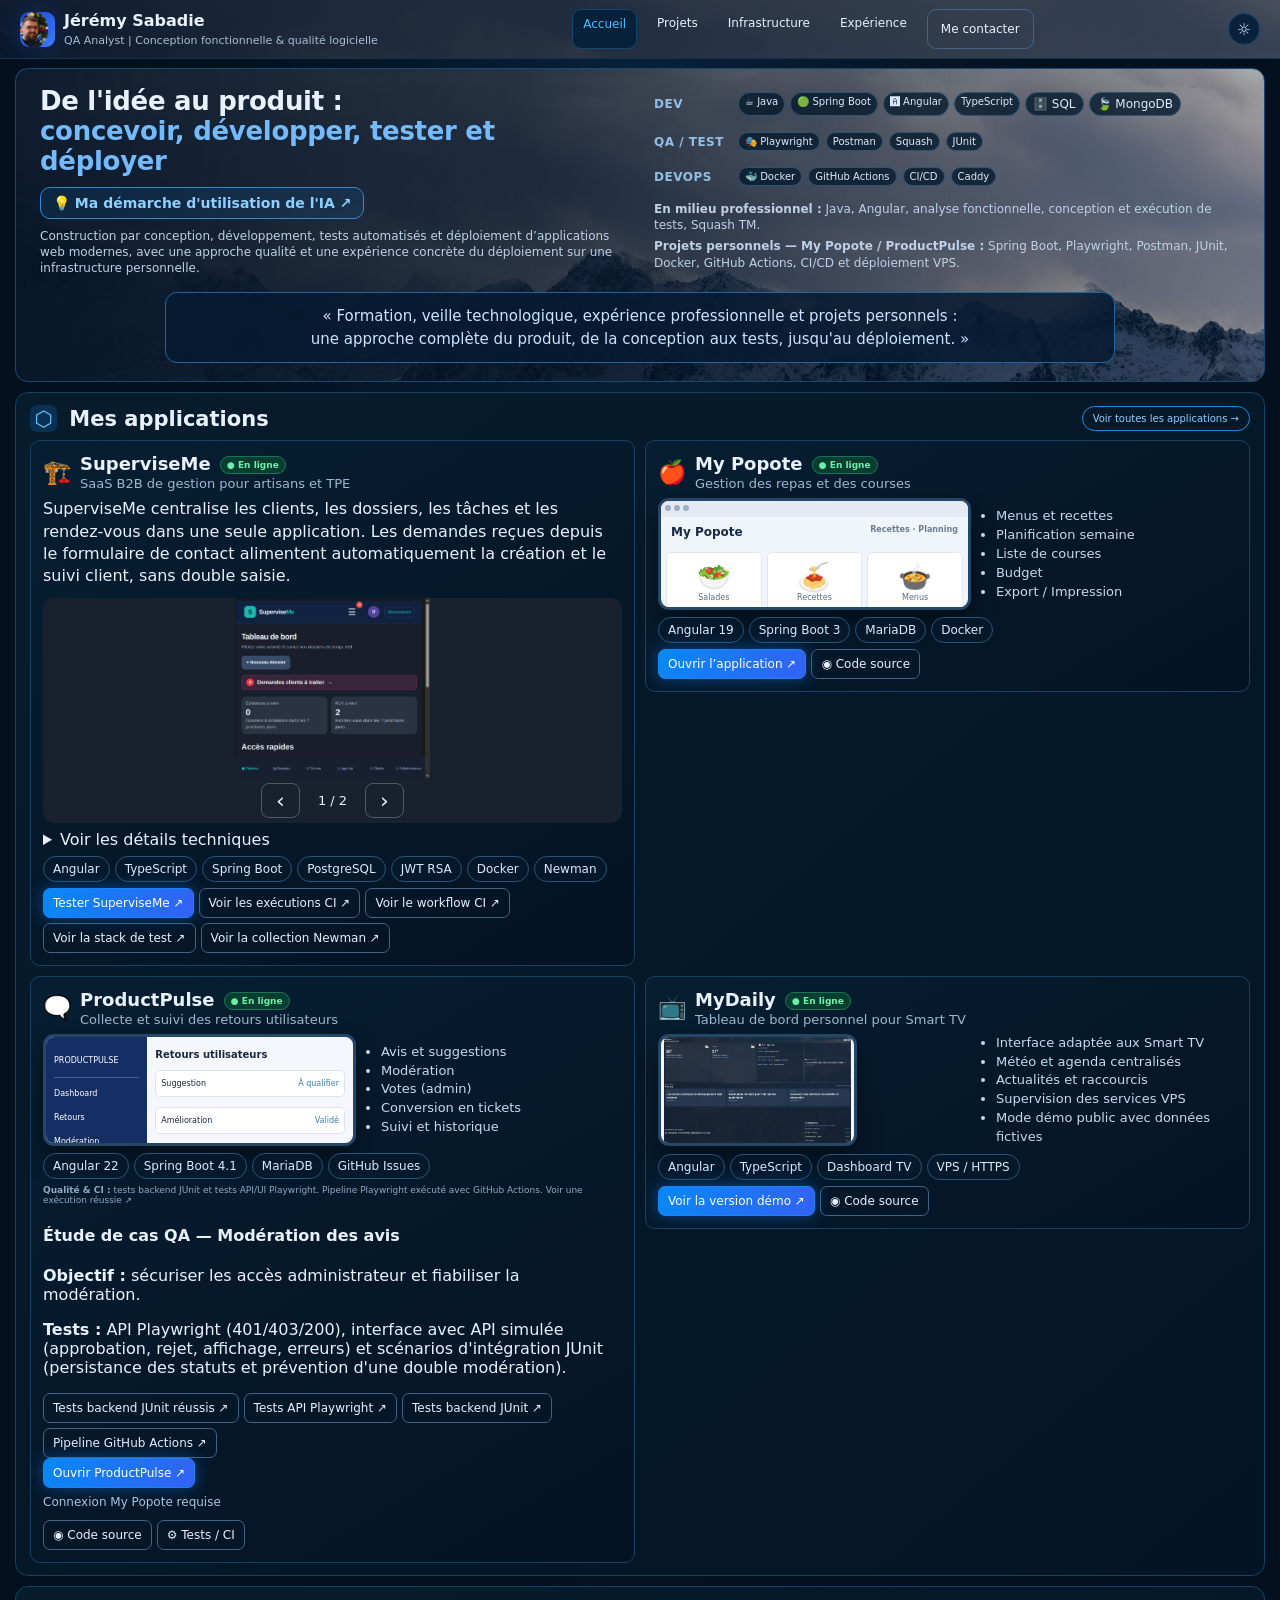
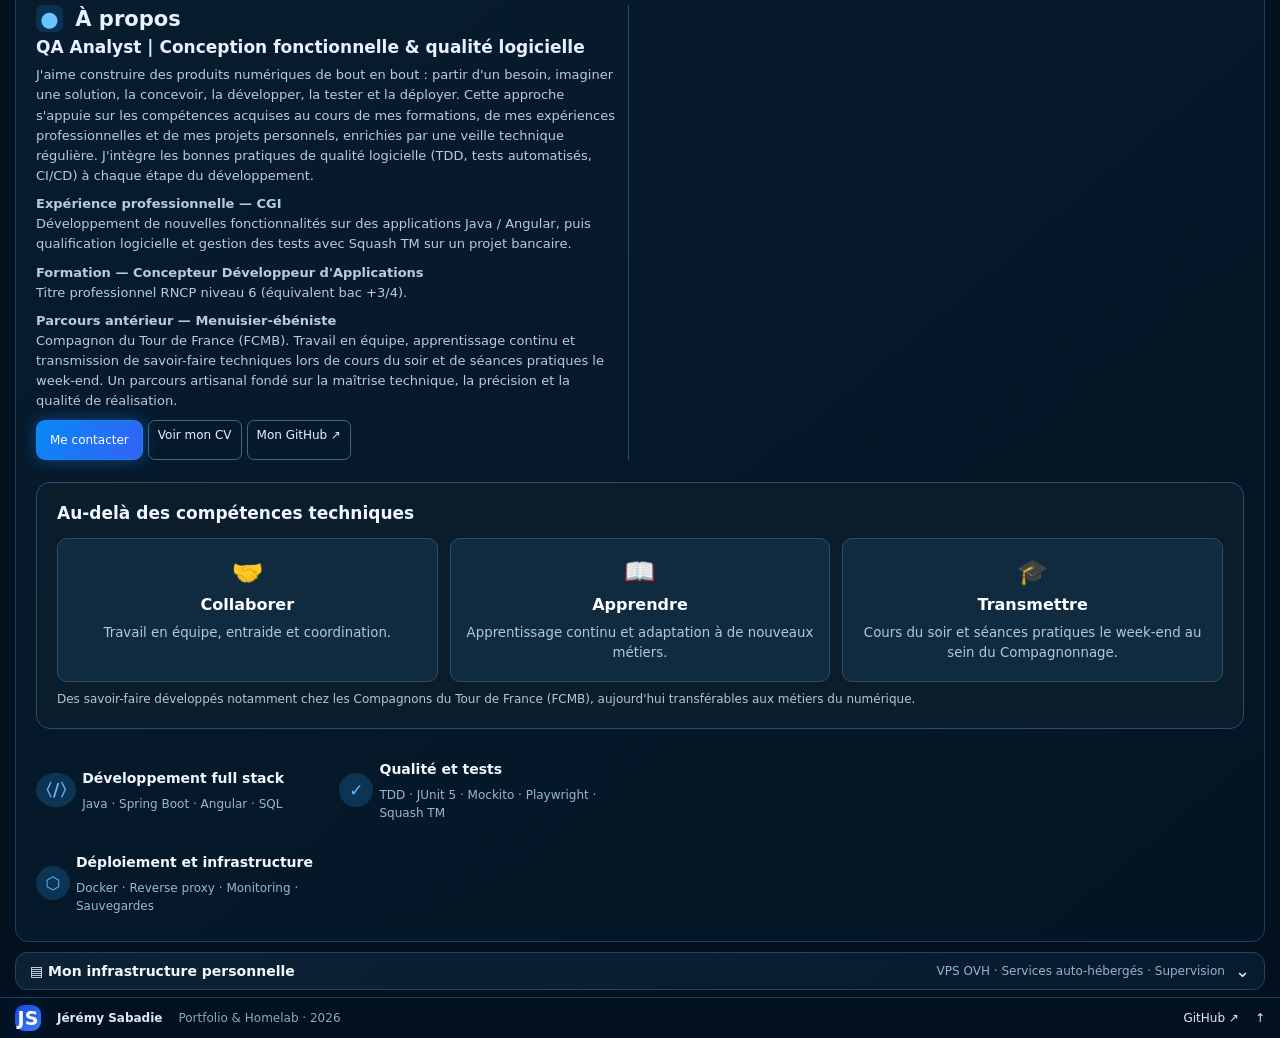
<file: index.html>
<!doctype html>
<html lang="fr">

<head>
    <meta charset="utf-8">
    <meta name="viewport" content="width=device-width, initial-scale=1">
    <title>Jérémy Sabadie · Portfolio & Homelab</title>
    <link rel="stylesheet" href="style.css">
</head>

<body>

    <!-- ==================== EN-TÊTE ==================== -->

    <header class="top">

        <a class="identity" href="#accueil">
            <b class="logo"><img src="assets/photo-cv.png" alt="Portrait de Jérémy Sabadie" style="display:block;width:100%;height:100%;object-fit:cover;border-radius:inherit"></b>
            <span>
                <strong>Jérémy Sabadie</strong>
                <small>QA Analyst | Conception fonctionnelle &amp; qualité logicielle</small>
            </span>
        </a>


        <button class="mobile-menu-button" type="button"
                aria-label="Ouvrir le menu"
                aria-expanded="false"
                aria-controls="mobile-main-nav">☰</button>
        <nav id="mobile-main-nav">
            <a class="active" href="#accueil">Accueil</a>
            <a href="#projets">Projets</a>
            <a href="#infra">Infrastructure</a>
            <a href="#apropos">Expérience</a>
            <button type="button" class="nav-contact-cta" onclick="document.getElementById('open-contact').click()">Me contacter</button>
        </nav>

        <button id="theme" class="theme"
                aria-label="Changer le thème">☼</button>

    </header>

    <main>

        <!-- ==================== PRÉSENTATION ==================== -->

        <section id="accueil" class="hero">

            <div class="hero-copy"><div class="hero-intro">

                <h1>
    De l'idée au produit :<br>
    <em>concevoir, développer, tester et déployer</em>
</h1>


<div class="mobile-recruiter-intro">
  <p>QA Analyst · Conception, développement et qualité logicielle</p>
  <div class="mobile-recruiter-actions">
    <a class="primary" href="#projets">Voir mes projets</a>
    <a class="outline" href="assets/cv-jeremy-sabadie.pdf"
       target="_blank" rel="noopener">Mon CV ↗</a>
  </div>
</div>
<button type="button" class="ai-policy-link" id="open-ai-policy">
    💡 Ma démarche d'utilisation de l'IA ↗
</button>


                <p>
                    Construction par conception, développement, tests automatisés
                    et déploiement d’applications web modernes, avec une approche
                    qualité et une expérience concrète du déploiement sur une infrastructure personnelle.
                </p>


            </div></div>

<div class="hero-expertise">
<div class="skills-groups">

    <div class="skills-row">
        <strong>DEV</strong>
        <div class="chips">
            <span>☕ Java</span>
            <span>🟢 Spring Boot</span>
            <span>🅰 Angular</span>
            <span>TypeScript</span>
        <span class="chip">🗄️ SQL</span><span class="chip">🍃 MongoDB</span></div>
    </div>

    <div class="skills-row">
        <strong>QA / TEST</strong>
        <div class="chips">
            <span>🎭 Playwright</span>
            <span>Postman</span>
            <span>Squash</span>
            <span>JUnit</span>
        </div>
    </div>

    <div class="skills-row">
        <strong>DEVOPS</strong>
        <div class="chips">
            <span>🐳 Docker</span>
            <span>GitHub Actions</span>
            <span>CI/CD</span>
            <span>Caddy</span>
        </div>
    </div>

</div>

                <div class="skills-context"><p><strong>En milieu professionnel :</strong> Java, Angular, analyse fonctionnelle, conception et exécution de tests, Squash TM.</p><p><strong>Projets personnels — My Popote / ProductPulse :</strong> Spring Boot, Playwright, Postman, JUnit, Docker, GitHub Actions, CI/CD et déploiement VPS.</p></div>
</div>

            <blockquote>
    « Formation, veille technologique, expérience professionnelle et projets personnels : une approche complète du produit, de la conception aux tests, jusqu'au déploiement. »
</blockquote>

        </section>

        <!-- ==================== APPLICATIONS ==================== -->

        <section id="projets" class="panel">

            <div class="section-head">

                <h2>
                    <span class="symbol">⬡</span>
                    Mes applications
                </h2>

                <a class="outline" href="#projets">
                    Voir toutes les applications →
                </a>

            </div>

            <div class="projects">

                <!-- ---------- SUPERVISEME ---------- -->

                <article class="project superviseme-project">

                    <div class="project-title">
                        <span class="project-icon">🏗️</span>
                        <div>
                            <h3>SuperviseMe <span class="status">● En ligne</span></h3>
                            <p>SaaS B2B de gestion pour artisans et TPE</p>
                        </div>
                    </div>

                    <p class="superviseme-description">
                        SuperviseMe centralise les clients, les dossiers,
                        les tâches et les rendez-vous dans une seule application.
                        Les demandes reçues depuis le formulaire de contact
                        alimentent automatiquement la création et le suivi client,
                        sans double saisie.
                    </p>

                    <div class="superviseme-carousel"
                         aria-label="Captures de SuperviseMe">

                        <div class="superviseme-slides">
                            <img src="superviseme-dashboard.png"
                                 alt="Tableau de bord SuperviseMe avec notifications et demandes clients"
                                 loading="lazy">

                            <img src="superviseme-kanban.png"
                                 alt="Suivi Kanban des dossiers SuperviseMe"
                                 loading="lazy">
                        </div>

                        <div class="superviseme-carousel-controls">
                            <button type="button" class="superviseme-prev"
                                    aria-label="Capture précédente">‹</button>
                            <span class="superviseme-counter">1 / 2</span>
                            <button type="button" class="superviseme-next"
                                    aria-label="Capture suivante">›</button>
                        </div>
                    </div>

                    <div class="project-content">
                        <details class="superviseme-details">
    <summary>Voir les détails techniques</summary>
                            <strong>Fonctionnalités</strong>
                            <ul>
                                <li>Gestion des clients, dossiers et tâches</li>
                                <li>Kanban et suivi des activités</li>
                                <li>Collaborateurs, affectations et agenda</li>
                                <li>Notifications et demandes de contact</li>
                                <li>Création automatique des fiches clients depuis le formulaire</li>
                            </ul>

                            <strong>Méthodologie et qualité</strong>
                            <ul>
                                <li>Approche Mobile First</li>
                                <li>TDD et tests unitaires avec JUnit / Mockito</li>
                                <li>CI GitHub Actions : tests automatisés et intégration Docker</li>
                            </ul>

                            <strong>Architecture et sécurité</strong>
                            <ul>
                                <li>Architecture hexagonale et Repository Pattern</li>
                                <li>Master-Detail View</li>
                                <li>Authentification JWT RSA et gestion des rôles</li>
                            </ul>
                        </details>
                    </div>

                    <div class="chips">
                        <span>Angular</span>
                        <span>TypeScript</span>
                        <span>Spring Boot</span>
                        <span>PostgreSQL</span>
                        <span>JWT RSA</span>
                        <span>Docker</span>
                        <span>Newman</span>
                    </div>

                    <div class="actions">
                        <a class="primary"
                           href="https://demo.superviseme.atelier-du-dev.fr/login"
                           target="_blank" rel="noopener noreferrer">
                            Tester SuperviseMe ↗
                        </a>

                        <a href="https://github.com/Jeremy-Sabadie/SuperviseMe/actions"
                           target="_blank" rel="noopener noreferrer">
                            Voir les exécutions CI ↗
                        </a>

                        <a href="https://github.com/Jeremy-Sabadie/SuperviseMe/blob/develop/.github/workflows/ci.yml"
                           target="_blank" rel="noopener noreferrer">
                            Voir le workflow CI ↗
                        </a>

                        <a href="https://github.com/Jeremy-Sabadie/SuperviseMe/blob/develop/compose.ci.yaml"
                           target="_blank" rel="noopener noreferrer">
                            Voir la stack de test ↗
                        </a>
                        <a href="https://github.com/Jeremy-Sabadie/SuperviseMe/blob/develop/tests/newman/superviseme.postman_collection.json"
                           target="_blank" rel="noopener noreferrer">
                            Voir la collection Newman ↗
                        </a>
                    </div>

                </article>

<!-- ---------- MY POPOTE ---------- -->

                <article class="project">

                    <div class="project-title">

                        <span class="project-icon">🍎</span>

                        <div>
                            <h3>
                                My Popote
                                <span class="status">● En ligne</span>
                            </h3>
                            <p>Gestion des repas et des courses</p>
                        </div>

                    </div>

                    <div class="project-content">

                        <div class="preview popote">

                            <div class="fakebar">
                                <i></i>
                                <i></i>
                                <i></i>
                            </div>

                            <div class="fake-title">
                                My Popote
                                <span>Recettes · Planning</span>
                            </div>

                            <div class="food-grid">

                                <div>
                                    🥗
                                    <small>Salades</small>
                                </div>

                                <div>
                                    🍝
                                    <small>Recettes</small>
                                </div>

                                <div>
                                    🍲
                                    <small>Menus</small>
                                </div>

                            </div>

                            <div class="fake-line"></div>
                            <div class="fake-line short"></div>

                        </div>

                        <ul>
                            <li>Menus et recettes</li>
                            <li>Planification semaine</li>
                            <li>Liste de courses</li>
                            <li>Budget</li>
                            <li>Export / Impression</li>
                        </ul>

                    </div>

                    <div class="chips">
                        <span>Angular 19</span>
                        <span>Spring Boot 3</span>
                        <span>MariaDB</span>
                        <span>Docker</span>
                    </div>



                <div class="actions">

                        <a
                            class="primary"
                            href="https://my-popote.duckdns.org"
                            target="_blank"
                            rel="noopener"
                        >
                            Ouvrir l’application ↗
                        </a>

                        <a
                            href="https://github.com/Jeremy-Sabadie/my_popote"
                            target="_blank"
                            rel="noopener"
                        >
                            ◉ Code source
                        </a>

                    </div>

                </article>

                <!-- ---------- PRODUCTPULSE ---------- -->

                <article class="project">

                    <div class="project-title">

                        <span class="project-icon">🗨️</span>

                        <div>
                            <h3>
                                ProductPulse
                                <span class="status">● En ligne</span>
                            </h3>
                            <p>Collecte et suivi des retours utilisateurs</p>
                        </div>

                    </div>

                    <div class="project-content">

                        <div class="preview pulse">

                            <aside>
                                PRODUCTPULSE
                                <hr>
                                Dashboard<br>
                                Retours<br>
                                Modération<br>
                                Tickets
                            </aside>

                            <div class="pulse-main">

                                <strong>Retours utilisateurs</strong>

                                <div class="pulse-item">
                                    Suggestion
                                    <span>À qualifier</span>
                                </div>

                                <div class="pulse-item">
                                    Amélioration
                                    <span>Validé</span>
                                </div>

                                <div class="pulse-item">
                                    Signalement
                                    <span>À traiter</span>
                                </div>

                            </div>

                        </div>

                        <ul>
                            <li>Avis et suggestions</li>
                            <li>Modération</li>
                            <li>Votes (admin)</li>
                            <li>Conversion en tickets</li>
                            <li>Suivi et historique</li>
                        </ul>

                    </div>

                    <div class="chips">
                        <span>Angular 22</span>
                        <span>Spring Boot 4.1</span>
                        <span>MariaDB</span>
                        <span>GitHub Issues</span>
                    </div>

                                        <p class="note">
                        <strong>Qualité &amp; CI :</strong>
                        tests backend JUnit et tests API/UI Playwright.
                        Pipeline Playwright exécuté avec GitHub Actions.
                        <a href="https://github.com/Jeremy-Sabadie/productPulse/actions/runs/40211682278"
                           target="_blank" rel="noopener noreferrer">
                            Voir une exécution réussie ↗
                        </a>
                    </p>

<div id="productpulse-qa-case">
    <h4>Étude de cas QA — Modération des avis</h4>
    <p><strong>Objectif :</strong> sécuriser les accès administrateur et fiabiliser la modération.</p>
    <p><strong>Tests :</strong> API Playwright (401/403/200), interface avec API simulée
    (approbation, rejet, affichage, erreurs) et scénarios d'intégration JUnit
    (persistance des statuts et prévention d'une double modération).</p>
</div>

<div class="actions" id="productpulse-qa-proofs">
    <a href="https://github.com/Jeremy-Sabadie/productPulse/actions/runs/44562226931/job/135694320695"
       target="_blank" rel="noopener noreferrer">Tests backend JUnit réussis ↗</a>
    <a href="https://github.com/Jeremy-Sabadie/productPulse/blob/main/frontEnd/tests/api/feedback-admin.spec.ts" target="_blank" rel="noopener noreferrer">Tests API Playwright ↗</a>
    <a href="https://github.com/Jeremy-Sabadie/productPulse/blob/develop/backend/src/test/java/com/product_pulse/product_pulseAPI/feedback/service/FeedbackModerationIntegrationTest.java" target="_blank" rel="noopener noreferrer">Tests backend JUnit ↗</a>
    <a href="https://github.com/Jeremy-Sabadie/productPulse/blob/develop/.github/workflows/playwright.yml" target="_blank" rel="noopener noreferrer">Pipeline GitHub Actions ↗</a>
</div>

                    <div class="actions">

                        <a
                            class="primary productpulse-open"
                            href="https://my-popote.duckdns.org/productpulse/"
                            target="_blank"
                            rel="noopener"
                        >Ouvrir ProductPulse ↗</a>
<small class="productpulse-login-note">Connexion My Popote requise</small>

                        <a
                            href="https://github.com/Jeremy-Sabadie/productPulse"
                            target="_blank"
                            rel="noopener"
                        >
                            ◉ Code source
                        </a>

                        <a
                            href="https://github.com/Jeremy-Sabadie/productPulse/actions"
                            target="_blank"
                            rel="noopener"
                        >
                            ⚙ Tests / CI
                        </a>

                    </div>

                </article>

                <!-- ---------- MYDAILY ---------- -->

                <article class="project">
                    <div class="project-title">
                        <span class="project-icon">📺</span>
                        <div>
                            <h3>
                                MyDaily
                                <span class="status">● En ligne</span>
                            </h3>
                            <p>Tableau de bord personnel pour Smart TV</p>
                        </div>
                    </div>

                    <div class="project-content">
                        <div class="preview mydaily-preview">
                            <img
                                src="assets/mydaily-preview.png"
                                alt="Capture du tableau de bord MyDaily en mode démonstration"
                                loading="lazy"
                            >
                        </div>

                        <ul>
                            <li>Interface adaptée aux Smart TV</li>
                            <li>Météo et agenda centralisés</li>
                            <li>Actualités et raccourcis</li>
                            <li>Supervision des services VPS</li>
                            <li>Mode démo public avec données fictives</li>
                        </ul>
                    </div>

                    <div class="chips">
                        <span>Angular</span>
                        <span>TypeScript</span>
                        <span>Dashboard TV</span>
                        <span>VPS / HTTPS</span>
                    </div>

                    <div class="actions">
                        <a class="primary"
                           href="https://my-home-vps.duckdns.org/my-daily/demo/"
                           target="_blank"
                           rel="noopener">
                            Voir la version démo ↗
                        </a>

                        <a href="https://github.com/Jeremy-Sabadie/My_daily"
                           target="_blank"
                           rel="noopener">
                            ◉ Code source
                        </a>
                    </div>
                </article>

            </div>

        </section>

        <!-- ==================== À PROPOS ==================== -->

        <section id="apropos" class="panel about">

            <div>

                <h2>
                    <span class="symbol">●</span>
                    À propos
                </h2>

                <h3>QA Analyst | Conception fonctionnelle &amp; qualité logicielle</h3>

                <p>
                    J'aime construire des produits numériques de bout en bout :
                    partir d'un besoin, imaginer une solution, la concevoir,
                    la développer, la tester et la déployer.

                    Cette approche s'appuie sur les compétences acquises au cours
                    de mes formations, de mes expériences professionnelles et
                    de mes projets personnels, enrichies par une veille
                    technique régulière.

                    J'intègre les bonnes pratiques de qualité logicielle
                    (TDD, tests automatisés, CI/CD) à chaque étape
                    du développement.
                </p>

                <p>
                    <strong>Expérience professionnelle — CGI</strong><br>
                    Développement de nouvelles fonctionnalités sur des applications Java / Angular,
                    puis qualification logicielle et gestion des tests
                    avec Squash TM sur un projet bancaire.
                </p>

                <p>
                    <strong>Formation — Concepteur Développeur d'Applications</strong><br>
                    Titre professionnel RNCP niveau 6 (équivalent bac +3/4).
                </p>

                <p>
                    <strong>Parcours antérieur — Menuisier-ébéniste</strong><br>
                    Compagnon du Tour de France (FCMB).
    Travail en équipe, apprentissage continu et transmission
    de savoir-faire techniques lors de cours du soir
    et de séances pratiques le week-end.
                    Un parcours artisanal fondé sur la maîtrise technique,
                    la précision et la qualité de réalisation.
                </p>

                <div class="actions">
<button type="button" class="primary contact-trigger" id="open-contact">
    Me contacter
</button>
<a href="cv.html">Voir mon CV</a>

                    <a
                        href="https://github.com/Jeremy-Sabadie"
                        target="_blank"
                        rel="noopener"
                    >
                        Mon GitHub ↗
                    </a>

                </div>



            </div>

            <!-- ---------- COMPÉTENCES HUMAINES ---------- -->
<section class="human-skills">
  <h3>Au-delà des compétences techniques</h3>
  <div class="human-skills-grid">
    <article>
      <span class="human-icon">🤝</span>
      <strong>Collaborer</strong>
      <small>Travail en équipe, entraide et coordination.</small>
    </article>
    <article>
      <span class="human-icon">📖</span>
      <strong>Apprendre</strong>
      <small>Apprentissage continu et adaptation à de nouveaux métiers.</small>
    </article>
    <article>
      <span class="human-icon">🎓</span>
      <strong>Transmettre</strong>
      <small>Cours du soir et séances pratiques le week-end au sein du Compagnonnage.</small>
    </article>
  </div>
  <p>Des savoir-faire développés notamment chez les Compagnons du Tour de France (FCMB), aujourd'hui transférables aux métiers du numérique.</p>
</section>

<!-- ---------- COMPÉTENCES ET MÉTHODE ---------- -->

            <div class="method">

                <div>
                    <b>〈/〉</b>
                    <p>
                        <strong>Développement full stack</strong>
                        <small>Java · Spring Boot · Angular · SQL</small>
                    </p>
                </div>

                <div>
                    <b>✓</b>
                    <p>
                        <strong>Qualité et tests</strong>
                        <small>
                            TDD · JUnit 5 · Mockito · Playwright · Squash TM
                        </small>
                    </p>
                </div>

                <div>
                    <b>⬡</b>
                    <p>
                        <strong>Déploiement et infrastructure</strong>
                        <small>
                            Docker · Reverse proxy · Monitoring · Sauvegardes
                        </small>
                    </p>
                </div>

              

            </div>

        </section>

        <!-- ==================== INFRASTRUCTURE REPLIABLE ==================== -->

        <details id="infra" class="infra-details">

            <summary class="infra-toggle">
                <span class="infra-toggle-label">
                    ▤ Mon infrastructure personnelle
                </span>
                <span class="infra-toggle-hint">
                    VPS OVH · Services auto-hébergés · Supervision
                </span>
                <span class="infra-toggle-chevron" aria-hidden="true">⌄</span>
            </summary>

            <!-- ==================== INFRASTRUCTURE ==================== -->

            <section class="panel">

                <div class="section-head">

                    <div>
                        <h2>
                            <span class="symbol">▤</span>
                            Mon infrastructure
                        </h2>

                        <p>
                            VPS OVH — Services auto-hébergés et supervision
                        </p>
                    </div>

                    <span class="outline muted-btn">
                        Infrastructure personnelle
                    </span>

                </div>

                <div class="services">

                    <div>
                        <b>🏗️</b>
                        <strong>SuperviseMe</strong>
                        <small>SaaS artisans · Docker</small>
                    </div>


                    <div>
                        <b>☁</b>
                        <strong>MyTransfert</strong>
                        <small>SFTPGo</small>
                    </div>

                    <div>
                        <b>▦</b>
                        <strong>Rappel RDV</strong>
                        <small>:8083</small>
                    </div>

                    <div>
                        <b>🤖</b>
                        <strong>IA locale</strong>
                        <small>:8087</small>
                    </div>

                    <div>
                        <b>▤</b>
                        <strong>Paperless</strong>
                        <small>:8085</small>
                    </div>

                    <div>
                        <b>◉</b>
                        <strong>Monitoring</strong>
                        <small>Uptime Kuma</small>
                    </div>

                    <div>
                        <b>➤</b>
                        <strong>Notifications</strong>
                        <small>ntfy</small>
                    </div>

                    <div>
                        <b>▣</b>
                        <strong>Administration</strong>
                        <small>Portainer</small>
                    </div>

                </div>

            </section>

            <!-- ==================== INFRASTRUCTURE & SUPERVISION ==================== -->

            <div class="system-grid">
                <section class="panel">
                    <h3>⚙ Infrastructure &amp; supervision</h3>
                    <p class="note">
                        Infrastructure personnelle auto-hébergée sur un VPS OVH,
                        avec déploiement, supervision et sauvegardes.
                    </p>

                    <div class="availability">
                        <div>
                            <b>🖥️</b>
                            <strong>Infrastructure</strong>
                            <small>VPS OVH · Docker · Reverse proxy HTTPS</small>
                        </div>

                        <div>
                            <b>📡</b>
                            <strong>Supervision</strong>
                            <small>Uptime Kuma · Surveillance des services</small>
                        </div>

                        <div>
                            <b>💾</b>
                            <strong>Sauvegardes</strong>
                            <small>Sauvegardes automatisées des bases de données</small>
                        </div>
                    </div>
                </section>
            </div>

        </details>

    </main>

    <!-- ==================== PIED DE PAGE ==================== -->

    <footer>

        <b class="logo">JS</b>

        <strong>Jérémy Sabadie</strong>

        <span>Portfolio & Homelab · 2026</span>

        <a
            href="https://github.com/Jeremy-Sabadie"
            target="_blank"
            rel="noopener"
        >
            GitHub ↗
        </a>

        <a href="#accueil" aria-label="Retour en haut de page" title="Retour en haut">↑</a>

    </footer>

<!-- Fenêtre popup : politique d'utilisation de l'IA -->
<dialog id="ai-policy-modal" class="ai-modal"
        aria-labelledby="ai-modal-title">

    <div class="ai-modal-header">
        <h2 id="ai-modal-title">
            💡 Ma démarche d'utilisation de l'IA
        </h2>

        <button type="button"
                class="ai-modal-close"
                id="close-ai-policy"
                aria-label="Fermer la fenêtre">
            ✕
        </button>
    </div>

    <p class="ai-modal-subtitle">
        Transparence sur la réalisation de mes projets
    </p>

   <p class="ai-modal-text">
    En complément des compétences acquises au cours de mes formations,
    expériences professionnelles et projets personnels, j’utilise l’IA
    comme assistant pour gagner en productivité et continuer à progresser.

    L’IA intervient sous ma direction et ma responsabilité :
    je conserve la maîtrise de la conception, des décisions techniques,
    de la vérification du code, des tests et de la sécurité.
</p>

    <div class="ai-modal-footer">
        <button type="button"
                class="ai-modal-dismiss"
                id="dismiss-ai-policy">
            Fermer
        </button>
    </div>
</dialog>


<!-- Formulaire de contact -->
<dialog id="contact-modal" class="contact-modal"
        aria-labelledby="contact-modal-title">
  <div class="contact-modal-header">
    <div>
      <h2 id="contact-modal-title">Me contacter</h2>
      <p>Une opportunité professionnelle ? Échangeons !</p>
    </div>
    <button type="button" id="close-contact"
            class="contact-close" aria-label="Fermer">×</button>
  </div>

  <form id="portfolio-contact-form"
        action="https://formspree.io/f/xwlobnan"
        method="POST">
    <label for="contact-name">Nom et prénom *</label>
    <input id="contact-name" name="name" type="text"
           autocomplete="name" required maxlength="120">

    <label for="contact-email">Adresse e-mail *</label>
    <input id="contact-email" name="email" type="email"
           autocomplete="email" required maxlength="254">

    <label for="contact-company">Entreprise</label>
    <input id="contact-company" name="company" type="text"
           autocomplete="organization" maxlength="120">

    <label for="contact-message">Votre message *</label>
    <textarea id="contact-message" name="message"
              rows="5" required maxlength="5000"></textarea>

    <div class="contact-honeypot" aria-hidden="true">
      <label for="contact-website">Site web</label>
      <input id="contact-website" name="_gotcha" type="text"
             tabindex="-1" autocomplete="off">
    </div>

    <p id="contact-feedback" role="status" aria-live="polite"></p>

    <button type="submit" class="contact-submit">
      Envoyer mon message
    </button>
  </form>

  <p class="contact-email-fallback">
    Vous préférez écrire directement ?
    <a href="mailto:sabadie.jeremy@gmail.com">sabadie.jeremy@gmail.com</a>
  </p>
  <p class="contact-privacy">
    Vos informations sont utilisées uniquement pour répondre à votre
    demande. Envoi traité par Formspree.
  </p>
</dialog>

<script src="script.js"></script>


<button id="back-to-top" type="button"
 aria-label="Revenir en haut de la page"
 title="Retour en haut">↑ <span>Retour en haut</span></button>
<script>
(() => {
  const btn = document.getElementById('back-to-top');
  const refresh = () => {
    btn.classList.toggle('visible', window.scrollY > 400);
  };
  window.addEventListener('scroll', refresh, {passive:true});
  btn.addEventListener('click', () => {
    window.scrollTo({
      top: 0,
      behavior: window.matchMedia(
        '(prefers-reduced-motion: reduce)'
      ).matches ? 'instant' : 'smooth'
    });
  });
  refresh();
})();
</script>


<script>
/* refonte-mobile-recruteur-2026 */
(() => {
  const mobile = window.matchMedia('(max-width: 720px)');
  const nav = document.getElementById('mobile-main-nav');
  const toggle = document.querySelector('.mobile-menu-button');

  function closeMenu() {
    nav.classList.remove('mobile-nav-open');
    toggle.setAttribute('aria-expanded', 'false');
    toggle.setAttribute('aria-label', 'Ouvrir le menu');
  }

  toggle.addEventListener('click', () => {
    const open = nav.classList.toggle('mobile-nav-open');
    toggle.setAttribute('aria-expanded', String(open));
    toggle.setAttribute('aria-label', open ? 'Fermer le menu' : 'Ouvrir le menu');
  });

  nav.addEventListener('click', e => {
    if (e.target.closest('a, button')) closeMenu();
  });

  document.addEventListener('keydown', e => {
    if (e.key === 'Escape') closeMenu();
  });

  const moved = [];

  function makeDetails(parent, elements, label) {
    if (!elements.length) return;
    const details = document.createElement('details');
    details.className = 'mobile-collapsible';
    const summary = document.createElement('summary');
    summary.textContent = label;
    details.append(summary);

    const positions = elements.map(el => {
      const placeholder = document.createComment('position-originale');
      el.before(placeholder);
      details.append(el);
      return [el, placeholder];
    });

    positions[0][1].after(details);
    moved.push({details, positions});
  }

  function update() {
    closeMenu();

    if (mobile.matches && !moved.length) {
      document.querySelectorAll('.projects > .project').forEach(card => {
        const elements = Array.from(card.children).filter(el =>
          !el.classList.contains('project-title') &&
          !el.classList.contains('actions')
        );
        makeDetails(card, elements, 'Voir la présentation et les preuves');
      });

      document.querySelectorAll('.hero-expertise').forEach(el => {
        makeDetails(el.parentElement, [el], 'Compétences et technologies');
      });
    }

    if (!mobile.matches && moved.length) {
      moved.reverse().forEach(({details, positions}) => {
        positions.forEach(([el, placeholder]) => placeholder.replaceWith(el));
        details.remove();
      });
      moved.length = 0;
    }
  }

  update();
  mobile.addEventListener('change', update);
})();
</script>
</body>

</html>
</file>
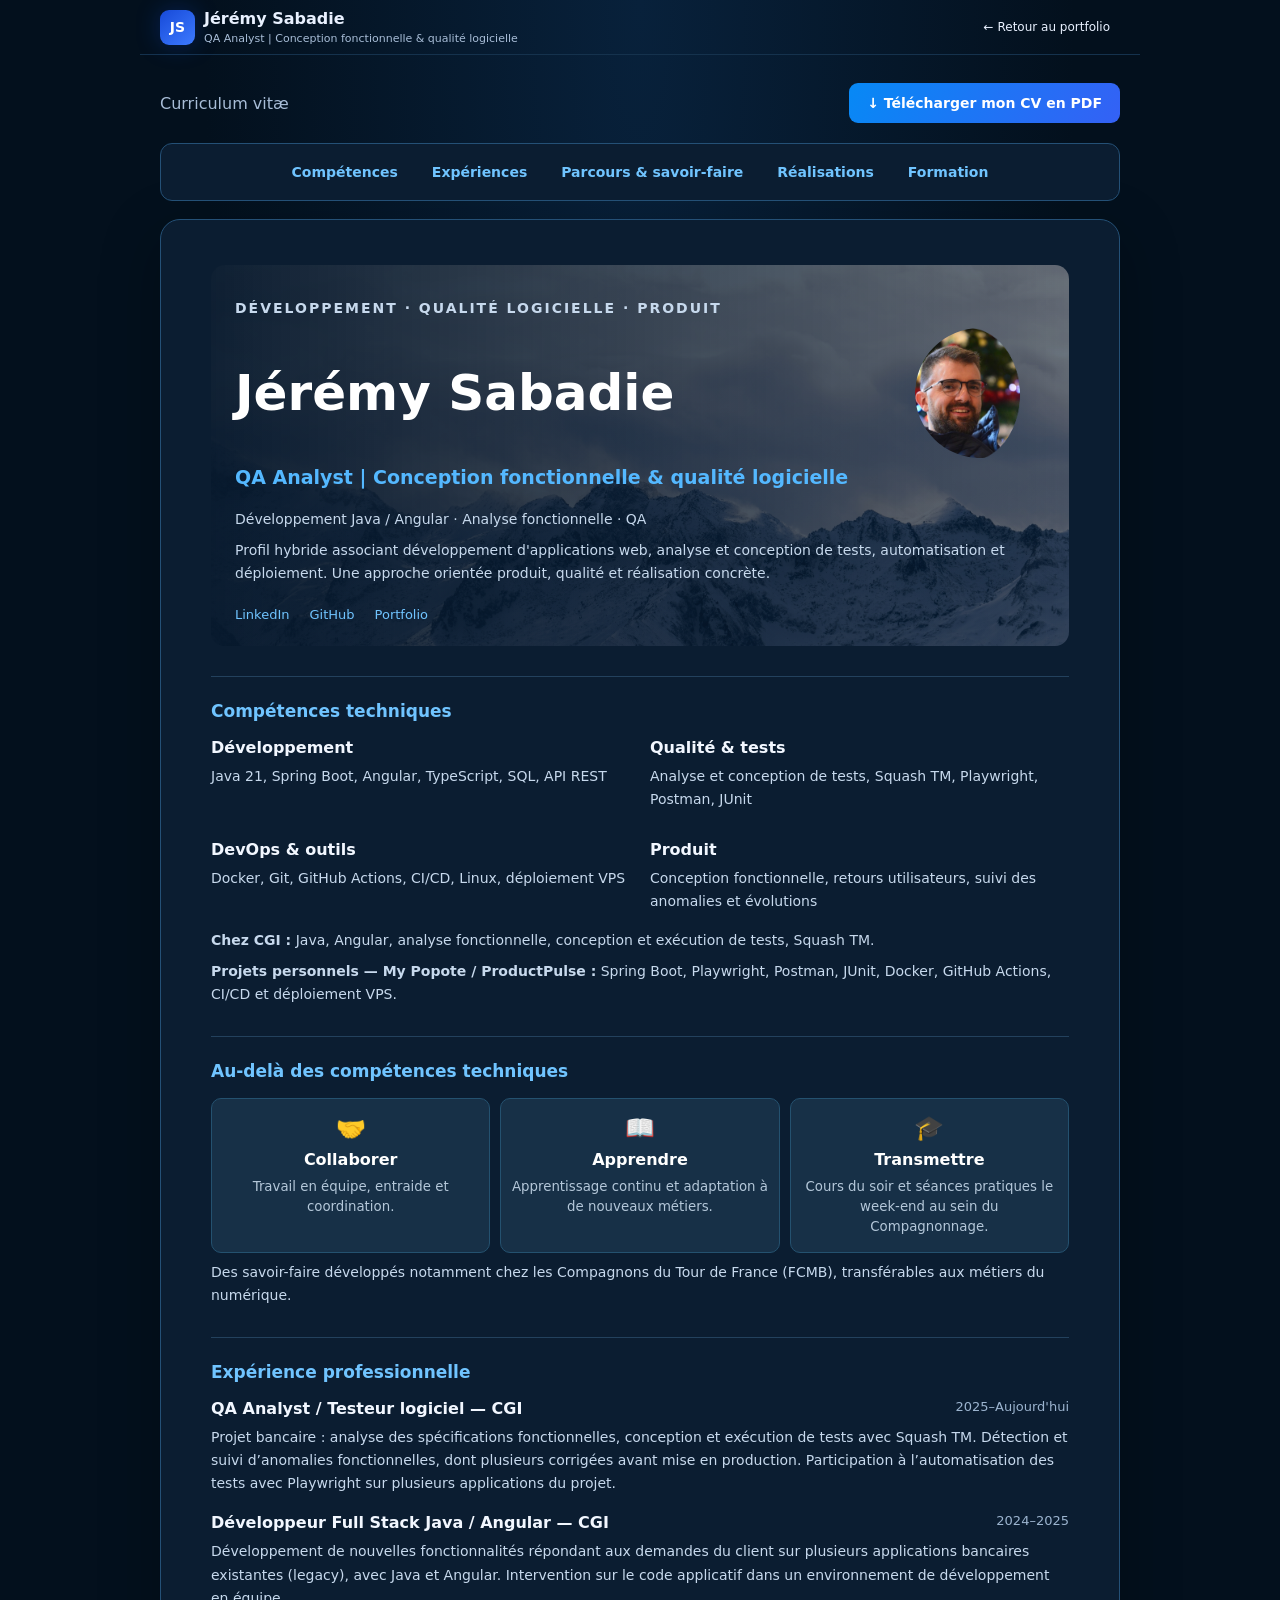
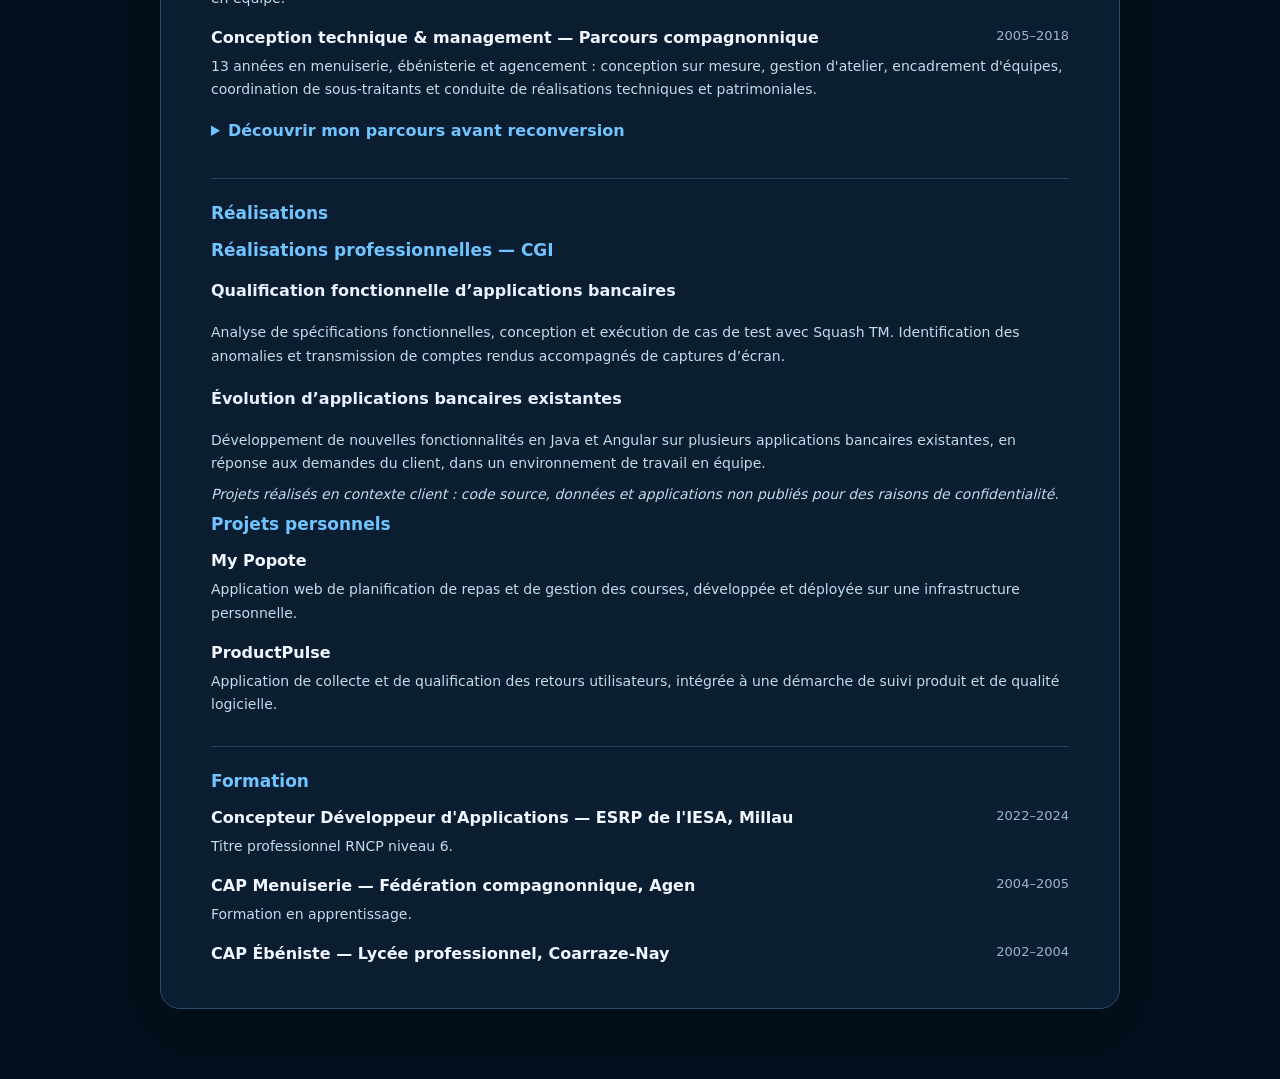
<file: cv.html>
<!doctype html>
<html lang="fr">
<head>
  <meta charset="utf-8">
  <meta name="viewport" content="width=device-width, initial-scale=1">
  <title>CV — Jérémy Sabadie</title>
  <link rel="stylesheet" href="style.css">
  <link rel="stylesheet" href="cv.css?v=8d1cd27">
</head>
<body>
  <header class="top cv-top">
    <a class="identity" href="index.html">
      <b class="logo">JS</b>
      <span>
        <strong>Jérémy Sabadie</strong>
        <small>QA Analyst | Conception fonctionnelle &amp; qualité logicielle</small>
      </span>
    </a>
    <nav><a href="index.html">← Retour au portfolio</a></nav>
  </header>

  <main class="cv-container">
    <div class="cv-toolbar">
      <span>Curriculum vitæ</span>
      <a class="cv-download" href="assets/cv-jeremy-sabadie.pdf" download>
        ↓ Télécharger mon CV en PDF
      </a>
    </div>


      <nav class="cv-sommaire" aria-label="Sommaire du CV">
        <a href="#competences">Compétences</a>
        <a href="#experiences">Expériences</a>
        <a href="#compagnonnage">Parcours & savoir-faire</a>
        <a href="#realisations">Réalisations</a>
        <a href="#formation">Formation</a>
      </nav>

    <article class="cv-sheet">
      <section class="cv-intro">
        <p class="cv-eyebrow">Développement · Qualité logicielle · Produit</p>
        <div class="cv-heading">
          <h1>Jérémy Sabadie</h1>
          <img class="cv-photo" src="assets/photo-cv.png" alt="Portrait de Jérémy Sabadie">
        </div>
        <h2>QA Analyst | Conception fonctionnelle &amp; qualité logicielle</h2>
<p>Développement Java / Angular · Analyse fonctionnelle · QA</p>
        <p>
          Profil hybride associant développement d'applications web,
          analyse et conception de tests, automatisation et déploiement.
          Une approche orientée produit, qualité et réalisation concrète.
        </p>
        <div class="cv-links">
          <a href="https://www.linkedin.com/in/sabadie/">LinkedIn</a>
          <a href="https://github.com/Jeremy-Sabadie">GitHub</a>
          <a href="index.html">Portfolio</a>
        </div>
      </section>

      <section id="competences">
        <h3>Compétences techniques</h3>
        <div class="cv-grid">
          <div><strong>Développement</strong><p>Java 21, Spring Boot, Angular, TypeScript, SQL, API REST</p></div>
          <div><strong>Qualité & tests</strong><p>Analyse et conception de tests, Squash TM, Playwright, Postman, JUnit</p></div>
          <div><strong>DevOps & outils</strong><p>Docker, Git, GitHub Actions, CI/CD, Linux, déploiement VPS</p></div>
          <div><strong>Produit</strong><p>Conception fonctionnelle, retours utilisateurs, suivi des anomalies et évolutions</p></div>
        </div>
        <div class="skills-context cv-context-web"><p><strong>Chez CGI :</strong> Java, Angular, analyse fonctionnelle, conception et exécution de tests, Squash TM.</p><p><strong>Projets personnels — My Popote / ProductPulse :</strong> Spring Boot, Playwright, Postman, JUnit, Docker, GitHub Actions, CI/CD et déploiement VPS.</p></div>
<div class="skills-context cv-context-print">
  <p><strong>CGI :</strong> Java, Angular, analyse fonctionnelle, tests, Squash TM.</p>
  <p><strong>Projets personnels :</strong> Spring Boot, Playwright, Postman, JUnit, Docker, GitHub Actions, CI/CD, VPS.</p>
</div>
      </section>

      <section id="competences-transversales">
  <h3>Au-delà des compétences techniques</h3>
  <div class="cv-human-grid">
    <article class="cv-human-card">
      <span class="cv-human-icon">🤝</span>
      <strong>Collaborer</strong>
      <small>Travail en équipe, entraide et coordination.</small>
    </article>
    <article class="cv-human-card">
      <span class="cv-human-icon">📖</span>
      <strong>Apprendre</strong>
      <small>Apprentissage continu et adaptation à de nouveaux métiers.</small>
    </article>
    <article class="cv-human-card">
      <span class="cv-human-icon">🎓</span>
      <strong>Transmettre</strong>
      <small>Cours du soir et séances pratiques le week-end au sein du Compagnonnage.</small>
    </article>
  </div>
  <p class="cv-human-note">Des savoir-faire développés notamment chez les Compagnons du Tour de France (FCMB), transférables aux métiers du numérique.</p>
</section>

<section id="experiences">
        <h3>Expérience professionnelle</h3>

        <div class="cv-entry">
          <div class="cv-entry-head">
            <strong>QA Analyst / Testeur logiciel — CGI</strong>
            <span>2025–Aujourd'hui</span>
          </div>
          <p>Projet bancaire : analyse des spécifications fonctionnelles, conception et exécution de tests avec Squash TM. Détection et suivi d’anomalies fonctionnelles, dont plusieurs corrigées avant mise en production. Participation à l’automatisation des tests avec Playwright sur plusieurs applications du projet.</p>
        </div>

        <div class="cv-entry">
          <div class="cv-entry-head">
            <strong>Développeur Full Stack Java / Angular — CGI</strong>
            <span>2024–2025</span>
          </div>
          <p>Développement de nouvelles fonctionnalités répondant aux demandes du client sur plusieurs applications bancaires existantes (legacy), avec Java et Angular. Intervention sur le code applicatif dans un environnement de développement en équipe.</p>
        </div>

        <div class="cv-entry" id="compagnonnage">
          <div class="cv-entry-head">
            <strong>Conception technique & management — Parcours compagnonnique</strong>
            <span>2005–2018</span>
          </div>
          <p>13 années en menuiserie, ébénisterie et agencement : conception sur mesure, gestion d'atelier, encadrement d'équipes, coordination de sous-traitants et conduite de réalisations techniques et patrimoniales.</p>

          <details class="cv-details">
            <summary>Découvrir mon parcours avant reconversion</summary>

            <p><strong>2014–2018 · Bordeaux — Chef d'équipe, dessinateur, assistant chargé d'affaires</strong></p>
            <p>Agencement et restauration du patrimoine. Conception AutoCAD/SketchUp, faisabilité technique, coordination des intervenants, approvisionnements et encadrement de 3 à 5 collaborateurs. Projets pour Thales et DCNS, ainsi que restauration de boiseries dans un château classé du Libournais.</p>

            <p><strong>2012–2014 · La Réunion — Menuiserie traditionnelle</strong></p>
            <p>Fabrication et pose d'ouvrages sur mesure.</p>

            <p><strong>2005–2012 · Tour de France compagnonnique</strong></p>
            <p>Pau, Grenoble, Avignon, Orléans, Limoges, Nantes et Paris. À Paris : dessinateur et chef d'atelier, projets pour Versailles, le Louvre et Vaux-le-Vicomte. Formation et accompagnement d'apprentis.</p>
          </details>
        </div>
      </section>

      <section id="realisations">
        <h3>Réalisations</h3>
        <div class="cv-realisations-web">
          <h3>Réalisations professionnelles — CGI</h3>

          <h4>Qualification fonctionnelle d’applications bancaires</h4>
          <p>
            Analyse de spécifications fonctionnelles, conception et exécution
            de cas de test avec Squash TM. Identification des anomalies et
            transmission de comptes rendus accompagnés de captures d’écran.
          </p>

          <h4>Évolution d’applications bancaires existantes</h4>
          <p>
            Développement de nouvelles fonctionnalités en Java et Angular
            sur plusieurs applications bancaires existantes, en réponse
            aux demandes du client, dans un environnement de travail en équipe.
          </p>

          <p>
            <em>
              Projets réalisés en contexte client : code source, données
              et applications non publiés pour des raisons de confidentialité.
            </em>
          </p>

        </div>
        <div class="cv-realisations-print">
          <h4>Réalisations professionnelles — CGI</h4>
          <p>Qualification fonctionnelle avec Squash TM, suivi des anomalies et évolution d’applications bancaires Java / Angular.</p>
        </div>

          <h3>Projets personnels</h3>

        <div class="cv-entry">
          <strong>My Popote</strong>
          <p>Application web de planification de repas et de gestion des courses, développée et déployée sur une infrastructure personnelle.</p>
        </div>
        <div class="cv-entry">
          <strong>ProductPulse</strong>
          <p>Application de collecte et de qualification des retours utilisateurs, intégrée à une démarche de suivi produit et de qualité logicielle.</p>
        </div>
      </section>

      <section id="formation">
        <h3>Formation</h3>
        <div class="cv-entry">
          <div class="cv-entry-head">
            <strong>Concepteur Développeur d'Applications — ESRP de l'IESA, Millau</strong>
            <span>2022–2024</span>
          </div>
          <p>Titre professionnel RNCP niveau 6.</p>
        </div>
        <div class="cv-entry">
          <div class="cv-entry-head">
            <strong>CAP Menuiserie — Fédération compagnonnique, Agen</strong>
            <span>2004–2005</span>
          </div>
          <p>Formation en apprentissage.</p>
        </div>
        <div class="cv-entry">
          <div class="cv-entry-head">
            <strong>CAP Ébéniste — Lycée professionnel, Coarraze-Nay</strong>
            <span>2002–2004</span>
          </div>
        </div>
      </section>
    </article>
  </main>
</body>
</html>
</file>
<file: style.css>
:root {
  font-family: Inter, system-ui, -apple-system, 'Segoe UI', sans-serif;
  color: #e9f1ff;
  background: #03101d;
  scroll-behavior: smooth;
}

* { box-sizing: border-box; }

body {
  margin: 0;
  background: radial-gradient(ellipse at 50% 0, #08213b 0, #03101d 48%);
  min-height: 100vh;
}

a { color: inherit; text-decoration: none; }
button { font: inherit; }

main, .top, footer {
  max-width: 1440px;
  margin: auto;
}

.top {
  display: flex;
  align-items: center;
  justify-content: space-between;
  gap: 22px;
  padding: 20px 28px;
  border-bottom: 1px solid #15324d;
}

.identity { display: flex; gap: 15px; align-items: center; }

.logo {
  display: grid;
  place-items: center;
  background: linear-gradient(140deg, #174ad8, #3d7aff);
  box-shadow: 0 0 24px #1351f144;
  border-radius: 9px;
  width: 48px;
  height: 48px;
  font-size: 19px;
  color: #fff;
}

.identity span { display: grid; gap: 4px; }
.identity small { color: #a8bdd7; font-size: 14px; }
.top nav { display: flex; gap: 10px; }

.top nav a {
  font-size: 14px;
  padding: 12px 17px;
  border-radius: 9px;
}

.top nav a:hover, .top nav .active {
  color: #45bfff;
  background: #08213b;
  border: 1px solid #10486f;
}

.theme {
  background: #09213a;
  border: 1px solid #1a466a;
  color: #d5e7fa;
  border-radius: 50%;
  height: 42px;
  width: 42px;
  cursor: pointer;
}

main { padding: 14px 20px 0; }

.hero {
  position: relative;
  overflow: hidden;
  min-height: 300px;
  border: 1px solid #174a73;
  border-radius: 22px;
  padding: 38px 38px 26px;
  display: flex;
  align-items: center;
  justify-content: space-between;
  gap: 20px;
  background:
    linear-gradient(90deg, #061b30 0%, #08243b 38%, #09253b99 70%),
    radial-gradient(ellipse at 85% 20%, #416b91, #061426 65%);
}

.hero::before {
  content: '';
  position: absolute;
  inset: 0;
  background:
    linear-gradient(0deg, #041324cc, transparent 50%),
    linear-gradient(155deg, transparent 45%, #1d3d5d 46%, #0d263d 52%, transparent 53%),
    linear-gradient(145deg, transparent 55%, #375e7c 56%, #122f47 65%, transparent 66%);
  opacity: .75;
  pointer-events: none;
}

.hero-copy, .hero blockquote { position: relative; z-index: 1; }
.hero-copy { max-width: 650px; }

.hero h1 {
  font-size: clamp(28px, 3vw, 45px);
  line-height: 1.2;
  margin: 0 0 15px;
  letter-spacing: -1px;
}

.hero em { font-style: normal; color: #73baff; }

.hero p {
  font-size: 17px;
  line-height: 1.5;
  color: #bed1e6;
  max-width: 570px;
}

.hero blockquote {
  border: 1px solid #2166a1;
  background: #061b32d9;
  padding: 24px;
  border-radius: 12px;
  max-width: 350px;
  font-size: 16px;
  line-height: 1.6;
  margin: 80px 0 0;
  color: #cce4ff;
}

.chips {
  display: flex;
  flex-wrap: wrap;
  gap: 8px;
  margin-top: 18px;
}

.chips span {
  border: 1px solid #2b5374;
  background: #061a2dc9;
  border-radius: 22px;
  padding: 7px 11px;
  font-size: 12px;
  color: #d9eaff;
}

.panel {
  background: linear-gradient(140deg, #071c2d, #031525);
  border: 1px solid #124366;
  border-radius: 19px;
  padding: 20px;
  margin-top: 18px;
}

.section-head {
  display: flex;
  justify-content: space-between;
  align-items: center;
  gap: 20px;
  margin-bottom: 18px;
}

.section-head h2, .about h2 { margin: 0; font-size: 26px; }
.section-head p { color: #aabed5; margin: 8px 0; }

.symbol {
  display: inline-grid;
  place-items: center;
  width: 45px;
  height: 45px;
  background: #0a3154;
  border-radius: 12px;
  color: #67c6ff;
  margin-right: 10px;
}

.outline {
  border: 1px solid #168ce1;
  border-radius: 24px;
  padding: 12px 18px;
  color: #8fceff;
  font-size: 13px;
  white-space: nowrap;
}

.projects {
  display: grid;
  grid-template-columns: 1fr 1fr;
  gap: 18px;
}

.project {
  min-width: 0;
  background: linear-gradient(150deg, #071e32, #031323);
  border: 1px solid #174363;
  border-radius: 13px;
  padding: 20px;
}

.project-title { display: flex; align-items: center; gap: 17px; }
.project-icon { font-size: 42px; }
.project-title h3 { font-size: 21px; margin: 0 0 6px; }
.project-title p { margin: 0; color: #9fb8d1; }

.status {
  font-size: 11px;
  color: #6bf0a8;
  background: #083e31;
  border: 1px solid #1c7354;
  padding: 6px 10px;
  border-radius: 18px;
  margin-left: 8px;
  vertical-align: middle;
  white-space: nowrap;
}

.project-content {
  display: grid;
  grid-template-columns: 1.2fr .8fr;
  gap: 18px;
  align-items: center;
  margin: 22px 0;
}

.preview {
  border: 5px solid #244767;
  border-radius: 11px;
  height: 178px;
  background: #f0f5fc;
  color: #152943;
  overflow: hidden;
  box-shadow: 0 12px 25px #0007;
}

.fakebar {
  height: 16px;
  background: #e4e9f2;
  padding: 4px;
  display: flex;
  gap: 3px;
}

.fakebar i {
  width: 6px;
  height: 6px;
  border-radius: 50%;
  background: #9aaec8;
}

.fake-title { font-weight: 800; padding: 8px 10px; font-size: 12px; }
.fake-title span { font-size: 8px; float: right; color: #687e96; }

.food-grid {
  display: grid;
  grid-template-columns: repeat(3, 1fr);
  gap: 5px;
  padding: 5px;
}

.food-grid div {
  background: #fff;
  border: 1px solid #e2e7ee;
  border-radius: 5px;
  display: grid;
  text-align: center;
  font-size: 27px;
  padding: 8px 0;
}

.food-grid small { font-size: 8px; color: #586d84; }
.fake-line { background: #d4dce7; height: 7px; margin: 8px 10px; border-radius: 8px; }
.fake-line.short { width: 55%; }

.pulse { display: flex; background: #f5f7fc; }

.pulse aside {
  width: 33%;
  background: #152f65;
  color: white;
  padding: 12px 8px;
  font-size: 8px;
  line-height: 3;
}

.pulse aside hr { border: 0; border-top: 1px solid #456392; }
.pulse-main { flex: 1; padding: 12px 8px; font-size: 10px; }

.pulse-item {
  background: white;
  border: 1px solid #dce4f0;
  border-radius: 5px;
  margin-top: 10px;
  padding: 8px 5px;
  font-size: 8px;
}

.pulse-item span { float: right; color: #3980ad; }

.project-content ul {
  padding-left: 17px;
  margin: 0;
  color: #c7d9ed;
  line-height: 2.15;
  font-size: 13px;
}

.project .chips { margin: 14px 0; }
.actions { display: flex; flex-wrap: wrap; gap: 8px; }

.actions a, .disabled {
  padding: 12px 13px;
  border: 1px solid #456483;
  border-radius: 9px;
  font-size: 12px;
  white-space: nowrap;
}

.actions a.primary {
  background: linear-gradient(120deg, #0789f5, #3461f5);
  border-color: #1685f5;
  color: white;
  box-shadow: 0 0 16px #1375f477;
}

.disabled { opacity: .5; }

.services {
  display: grid;
  grid-template-columns: repeat(7, 1fr);
  gap: 12px;
}

.services > div {
  min-width: 0;
  border: 1px solid #1d5273;
  border-radius: 12px;
  background: #061b2e;
  min-height: 135px;
  display: flex;
  flex-direction: column;
  align-items: center;
  justify-content: center;
  gap: 7px;
  position: relative;
  text-align: center;
  padding: 8px;
}

.services > div::after {
  content: '';
  width: 8px;
  height: 8px;
  background: #35eaa2;
  border-radius: 50%;
  position: absolute;
  right: 11px;
  top: 11px;
  box-shadow: 0 0 8px #35eaa2;
}

.services b { font-size: 32px; color: #6aabff; }
.services strong { font-size: 13px; }
.services small { color: #9db6d0; }

.system-grid {
  display: grid;
  grid-template-columns: 1.2fr .8fr;
  gap: 18px;
}

.system-grid .panel { margin-top: 18px; }
.system-grid h3 { margin: 0 0 14px; }
.note { color: #90a9c2; font-size: 12px; }

.metrics, .availability {
  display: grid;
  grid-template-columns: repeat(3, 1fr);
  gap: 10px;
}

.metrics > div, .availability > div {
  background: #071d30;
  border: 1px solid #174466;
  border-radius: 10px;
  padding: 18px 12px;
  display: flex;
  flex-direction: column;
  gap: 9px;
}

.metrics strong { font-size: 12px; color: #9bb8d2; }
.metrics span { font-size: 20px; font-weight: 700; }
.metrics i { height: 6px; border-radius: 6px; background: #183e59; }
.availability > div { text-align: center; align-items: center; }
.availability b { color: #55e5b4; font-size: 25px; }
.availability small { font-size: 11px; color: #b4c7d9; }

.about {
  display: grid;
  grid-template-columns: 1.1fr 1fr;
  gap: 30px;
  padding: 30px;
}

.about > div:first-child {
  padding-right: 30px;
  border-right: 1px solid #20506d;
}

.about h3 { font-size: 19px; }
.about p { line-height: 1.6; color: #b8cbe0; }
.method { display: grid; gap: 15px; }
.method > div { display: flex; gap: 15px; align-items: center; }

.method b {
  background: #0d3452;
  color: #5cbcff;
  display: grid;
  place-items: center;
  min-width: 46px;
  height: 46px;
  border-radius: 50%;
  font-size: 23px;
}

.method p { display: grid; gap: 5px; margin: 0; }
.method strong { color: #f2f7ff; }
.method small { color: #9fb5cd; line-height: 1.5; }

footer {
  padding: 22px 28px;
  display: flex;
  align-items: center;
  gap: 16px;
  color: #dbeafa;
  border-top: 1px solid #1b405d;
  margin-top: 18px;
  font-size: 12px;
}

footer .logo { width: 40px; height: 40px; }
footer span { color: #8da7c1; }
footer a:first-of-type { margin-left: auto; }
body.light { filter: invert(.88) hue-rotate(170deg); }

/* Tablette */
@media (max-width: 1100px) {
  .projects { grid-template-columns: 1fr; }
  .services { grid-template-columns: repeat(4, 1fr); }
}

/* Mobile */
@media (max-width: 720px) {
  .top { padding: 14px; flex-wrap: wrap; }
  .top nav { order: 3; width: 100%; overflow: auto; }
  .top nav a { padding: 9px; }
  .hero { padding: 26px 20px; display: block; }
  .hero blockquote { margin: 24px 0 0; }
  .hero p { font-size: 15px; }
  .section-head { align-items: flex-start; flex-direction: column; }
  .projects, .system-grid, .about { grid-template-columns: 1fr; }
  .project-content { grid-template-columns: 1fr; }
  .preview { height: 210px; }
  .services { grid-template-columns: repeat(2, 1fr); }
  .about > div:first-child {
    border-right: 0;
    border-bottom: 1px solid #20506d;
    padding: 0 0 22px;
  }
  footer { flex-wrap: wrap; }
  .section-head h2 { font-size: 23px; }
}

/* =====================================================
   DASHBOARD COMPACT — ÉCRANS PC
   Seuil corrigé pour les écrans dès 1101px
   ===================================================== */

@media (min-width: 1101px) {
  .top {
    max-width: 1600px;
    padding: 9px 20px;
    gap: 12px;
  }

  .top .logo {
    width: 35px;
    height: 35px;
    font-size: 14px;
  }

  .identity { gap: 9px; }
  .identity small { font-size: 11px; }
  .top nav a { padding: 7px 10px; font-size: 12px; }
  .theme { width: 32px; height: 32px; }

  main {
    max-width: 1600px;
    padding: 9px 15px 0;
    display: grid;
    grid-template-columns: minmax(0, 1fr) minmax(0, .95fr);
    gap: 9px;
    align-items: stretch;
  }

  main > * { min-width: 0; }

  .hero {
    grid-column: 1 / -1;
    min-height: 0;
    padding: 12px 20px;
    border-radius: 13px;
    gap: 12px;
  }

  .hero-copy { max-width: 1100px; }

  .hero h1 {
    font-size: clamp(19px, 1.7vw, 28px);
    line-height: 1.14;
    margin: 0 0 4px;
    letter-spacing: -.3px;
  }

  .hero p {
    font-size: 11px;
    line-height: 1.35;
    margin: 4px 0;
    max-width: none;
  }

  .hero blockquote {
    margin: 0;
    padding: 9px 12px;
    max-width: 285px;
    font-size: 11px;
    line-height: 1.4;
  }

  .chips { gap: 5px; margin-top: 7px; }
  .chips span { padding: 4px 8px; font-size: 10px; }

  .panel {
    margin: 0;
    padding: 10px 13px;
    border-radius: 13px;
  }

  .section-head { gap: 9px; margin-bottom: 8px; }
  .section-head h2, .about h2 { font-size: 17px; }
  .section-head p { font-size: 10px; margin: 3px 0; }

  .symbol {
    width: 27px;
    height: 27px;
    border-radius: 7px;
    margin-right: 5px;
  }

  .outline { padding: 6px 10px; font-size: 10px; }

  /* Projets côte à côte */
  #projets { grid-column: 1 / -1; }

  .projects {
    grid-template-columns: repeat(2, minmax(0, 1fr));
    gap: 9px;
  }

  .project { padding: 10px; border-radius: 10px; }
  .project-title { gap: 8px; }
  .project-icon { font-size: 23px; }
  .project-title h3 { font-size: 15px; margin-bottom: 2px; }
  .project-title p { font-size: 10px; }

  .status {
    font-size: 9px;
    padding: 3px 6px;
    margin-left: 3px;
  }

  .project-content {
    gap: 10px;
    margin: 9px 0;
    grid-template-columns: 1.1fr .9fr;
  }

  .preview { height: 112px; border-width: 3px; }

  .project-content ul {
    font-size: 10px;
    line-height: 1.7;
    padding-left: 15px;
  }

  .project .chips { margin: 7px 0; }
  .actions { gap: 5px; }

  .actions a, .disabled {
    padding: 6px 8px;
    font-size: 10px;
    border-radius: 7px;
  }

  /* Infrastructure */
  #infra { grid-column: 1 / -1; }

  .services {
    grid-template-columns: repeat(4, minmax(0, 1fr));
    gap: 5px;
  }

  .services > div {
    min-height: 61px;
    gap: 2px;
    padding: 4px;
    border-radius: 8px;
  }

  .services > div::after {
    width: 5px;
    height: 5px;
    top: 5px;
    right: 5px;
  }

  .services b { font-size: 17px; }
  .services strong { font-size: 10px; }
  .services small { font-size: 9px; }

  /* Supervision */
  .system-grid {
    grid-template-columns: repeat(2, minmax(0, 1fr));
    gap: 8px;
  }

  .system-grid .panel { margin: 0; padding: 10px; }
  .system-grid h3 { font-size: 12px; margin: 0 0 6px; }
  .note { font-size: 9px; margin: 4px 0; }

  .metrics, .availability {
    grid-template-columns: 1fr;
    gap: 4px;
  }

  .metrics > div, .availability > div {
    padding: 5px 8px;
    gap: 2px;
    border-radius: 7px;
  }

  .metrics strong, .availability small { font-size: 9px; }
  .metrics span, .availability b { font-size: 14px; }
  .metrics i { height: 3px; }

  /* Expérience et démarche */
  #apropos {
    grid-column: 1 / -1;
    padding: 10px 14px;
    gap: 14px;
    grid-template-columns: 1fr 1fr;
  }

  .about > div:first-child { padding-right: 12px; }
  .about h3 { font-size: 13px; margin: 5px 0; }

  .about p {
    font-size: 10px;
    line-height: 1.35;
    margin: 4px 0;
  }

  .method {
    grid-template-columns: repeat(2, minmax(0, 1fr));
    gap: 6px;
  }

  .method > div { gap: 6px; }

  .method b {
    min-width: 25px;
    height: 25px;
    font-size: 13px;
  }

  .method strong { font-size: 10px; }
  .method small { font-size: 9px; line-height: 1.2; }

  footer {
    max-width: 1600px;
    margin-top: 7px;
    padding: 7px 15px;
  }

  footer .logo { width: 26px; height: 26px; }
}

/* =====================================================
   INFRASTRUCTURE PERSONNELLE REPLIABLE
   ===================================================== */

.infra-details {
  min-width: 0;
  margin-top: 18px;
}

.infra-toggle {
  display: flex;
  align-items: center;
  gap: 14px;
  width: 100%;
  padding: 17px 22px;
  border: 1px solid #21445f;
  border-radius: 16px;
  background: linear-gradient(140deg, #0c2234, #061b2d);
  color: #f2f7fc;
  cursor: pointer;
  list-style: none;
  transition: border-color .2s, background .2s;
}

.infra-toggle::-webkit-details-marker {
  display: none;
}

.infra-toggle::marker {
  content: "";
}

.infra-toggle:hover,
.infra-toggle:focus-visible {
  border-color: #3699df;
  background: #102b42;
}

.infra-toggle:focus-visible {
  outline: 2px solid #3699df;
  outline-offset: 3px;
}

.infra-toggle-label {
  font-weight: 700;
  font-size: 1rem;
}

.infra-toggle-hint {
  margin-left: auto;
  color: #94b5cf;
  font-size: .86rem;
}

.infra-toggle-chevron {
  font-size: 1.5rem;
  line-height: 1;
  transition: transform .2s;
}

.infra-details[open] .infra-toggle-chevron {
  transform: rotate(180deg);
}

.infra-details[open] > .panel {
  margin-top: 14px;
}

.infra-details[open] > .system-grid {
  margin-top: 14px;
}

/* Version compacte sur PC */
@media (min-width: 1101px) {
  .infra-details {
    grid-column: 1 / -1;
    margin-top: 0;
  }

  .infra-toggle {
    padding: 9px 14px;
    border-radius: 12px;
    gap: 10px;
  }

  .infra-toggle-label {
    font-size: 12px;
  }

  .infra-toggle-hint {
    font-size: 10px;
  }

  .infra-toggle-chevron {
    font-size: 18px;
  }

  .infra-details[open] > .panel {
    margin-top: 9px;
  }

  .infra-details[open] > .system-grid {
    margin-top: 9px;
  }
}

/* Adaptation mobile */
@media (max-width: 720px) {
  .infra-toggle {
    padding: 14px 16px;
    flex-wrap: wrap;
    gap: 6px 12px;
  }

  .infra-toggle-hint {
    order: 3;
    width: 100%;
    margin-left: 0;
  }

  .infra-toggle-chevron {
    margin-left: auto;
  }
}

/* ============================================
   CORRECTIF LISIBILITÉ — PORTFOLIO PC
   ============================================ */

@media (min-width: 1101px) {

  /* Titres des sections */
  .section-head h2,
  .about h2 {
    font-size: 21px;
  }

  /* Présentation principale */
  .hero h1 {
    font-size: clamp(25px, 2.2vw, 34px);
    line-height: 1.2;
  }

  .hero p {
    font-size: 14px;
    line-height: 1.5;
  }

  .hero blockquote {
    font-size: 13px;
    line-height: 1.5;
  }

  /* Cartes My Popote et ProductPulse */
  .project-title h3 {
    font-size: 18px;
  }

  .project-title p {
    font-size: 13px;
  }

  .project-content ul {
    font-size: 13px;
    line-height: 1.8;
  }

  .project .chips span {
    font-size: 12px;
    padding: 5px 9px;
  }

  .actions a,
  .disabled {
    font-size: 12px;
    padding: 9px 12px;
  }

  /* Section À propos */
  .about h3 {
    font-size: 17px;
  }

  .about p {
    font-size: 13px;
    line-height: 1.55;
    margin: 8px 0;
  }

  /* Compétences et politique IA */
  .method {
    gap: 14px;
  }

  .method strong {
    font-size: 14px;
  }

  .method small {
    font-size: 12px;
    line-height: 1.5;
  }

  .method b {
    min-width: 34px;
    height: 34px;
    font-size: 17px;
  }

  /* Infrastructure repliable */
  .infra-toggle-label {
    font-size: 14px;
  }

  .infra-toggle-hint {
    font-size: 12px;
  }

  /* Espacement général */
  main {
    gap: 14px;
  }

  .panel {
    padding: 16px 18px;
  }

  .project {
    padding: 14px;
  }

  #apropos {
    padding: 18px 20px;
    gap: 22px;
  }

}


/* =====================================
   BOUTON ET POPUP — POLITIQUE IA
   ===================================== */

.ai-policy-link {
    display: inline-flex;
    align-items: center;
    margin: 12px 0;
    padding: 10px 16px;
    border: 1px solid #3289ce;
    border-radius: 10px;
    background: rgba(20, 94, 160, 0.18);
    color: #8fd0ff;
    font: inherit;
    font-size: 14px;
    font-weight: 600;
    cursor: pointer;
    transition: background .2s, border-color .2s;
}

.ai-policy-link:hover {
    background: rgba(30, 118, 195, 0.3);
    border-color: #80ceff;
}

.ai-policy-link:focus-visible {
    outline: 2px solid #8fd0ff;
    outline-offset: 3px;
}

/* Fenêtre modale */

.ai-modal {
    width: min(620px, calc(100% - 32px));
    max-height: 85vh;
    margin: auto;
    padding: 28px;
    border: 1px solid #4a9ce8;
    border-radius: 18px;
    background: #102338;
    color: #d7e8f7;
    box-shadow: 0 24px 80px rgba(0, 0, 0, .55);
    overflow-y: auto;
}

.ai-modal::backdrop {
    background: rgba(2, 10, 22, .82);
    backdrop-filter: blur(5px);
}

.ai-modal-header {
    display: flex;
    justify-content: space-between;
    align-items: flex-start;
    gap: 16px;
}

.ai-modal-header h2 {
    margin: 0;
    font-size: 22px;
    line-height: 1.3;
    color: #fff;
}

.ai-modal-close {
    flex-shrink: 0;
    padding: 7px 11px;
    border: 1px solid #345b7a;
    border-radius: 9px;
    background: #172f49;
    color: #fff;
    cursor: pointer;
}

.ai-modal-subtitle {
    margin: 12px 0 20px;
    color: #7fc8ff;
    font-size: 13px;
}

.ai-modal-text {
    margin: 0;
    font-size: 15px;
    line-height: 1.8;
}

.ai-modal-footer {
    display: flex;
    justify-content: flex-end;
    margin-top: 26px;
}

.ai-modal-dismiss {
    padding: 10px 22px;
    border: 0;
    border-radius: 9px;
    background: #2879ed;
    color: white;
    font: inherit;
    cursor: pointer;
}

.ai-modal-close:hover,
.ai-modal-dismiss:hover {
    filter: brightness(1.2);
}

@media (max-width: 600px) {
    .ai-modal {
        padding: 20px;
    }

    .ai-modal-header h2 {
        font-size: 19px;
    }

    .ai-modal-text {
        font-size: 14px;
    }
}

/* Pyrénées — bandeau supérieur du portfolio */
body:not(:has(.cv-container)) > .top {
  background:
    linear-gradient(90deg, rgba(5, 20, 38, .95), rgba(5, 20, 38, .65)),
    url("assets/pyrenees.jpg") center 45% / cover no-repeat;
}

/* Pyrénées — photographie dans l'accueil du portfolio */
/* Le bandeau conserve sa photographie définie plus haut. */

.hero {
  background:
    linear-gradient(
      90deg,
      rgba(5, 20, 38, .96) 0%,
      rgba(5, 20, 38, .85) 40%,
      rgba(5, 20, 38, .35) 100%
    ),
    url("assets/pyrenees.jpg") center 48% / cover no-repeat;
}

/* Supprime les anciens effets graphiques qui masquent la photo */
.hero::before {
  display: none;
}

/* Capture réelle MyDaily */
.mydaily-preview {
    overflow: hidden;
    padding: 0;
    aspect-ratio: 16 / 9;
}

.mydaily-preview img {
    display: block;
    width: 100%;
    height: 100%;
    object-fit: contain;
}

/* Technologies organisées par domaine */
.skills-groups {
    display: flex;
    flex-direction: column;
    gap: 10px;
    margin-top: 16px;
}

.skills-row {
    display: flex;
    align-items: center;
    gap: 12px;
}

.skills-row > strong {
    flex: 0 0 76px;
    color: #91bfe5;
    font-size: 12px;
    letter-spacing: .5px;
}

.skills-row .chips {
    display: flex;
    flex-wrap: wrap;
    gap: 8px;
    min-width: 0;
}

@media (max-width: 600px) {
    .skills-row {
        align-items: flex-start;
        flex-direction: column;
        gap: 6px;
    }

    .skills-row > strong {
        flex: none;
    }
}


/* Présentation compacte des compétences */
.hero .skills-groups {
    gap: 6px;
    margin-top: 10px;
}

.hero .skills-row {
    gap: 8px;
}

.hero .skills-row .chips {
    margin: 0;
    gap: 6px;
}

@media (max-width: 600px) {
    .hero .skills-row {
        gap: 3px;
    }

    .hero .skills-row > strong {
        margin: 0;
        line-height: 1.2;
    }

    .hero .skills-row .chips {
        gap: 5px;
    }
}

/* Responsive téléphone — mise en page sans débordement */
@media (max-width: 600px) {
    *, *::before, *::after {
        box-sizing: border-box;
    }

    html, body {
        width: 100%;
        margin: 0;
    }

    .top, main, footer {
        width: 100%;
        max-width: 100%;
        min-width: 0;
    }

    .top {
        display: flex;
        flex-wrap: wrap;
        gap: 12px;
        padding: 14px;
    }

    .top nav {
        order: 3;
        width: 100%;
        min-width: 0;
        display: flex;
        overflow-x: auto;
        gap: 8px;
    }

    .top nav a {
        flex-shrink: 0;
    }

    main > *, .panel, .hero, .hero-copy {
        min-width: 0;
        max-width: 100%;
    }

    .hero {
        display: flex;
        flex-direction: column;
        padding: 20px 16px;
        gap: 18px;
    }

    .hero h1 {
        font-size: clamp(24px, 7vw, 32px);
        line-height: 1.2;
        overflow-wrap: anywhere;
    }

    .hero-copy, .hero .skills-groups,
    .hero .skills-row .chips, .hero blockquote {
        width: 100%;
        min-width: 0;
        max-width: 100%;
    }

    .hero blockquote {
        margin: 0;
    }
}


/* FIX FINAL — affichage téléphone uniquement */
@media screen and (max-width: 720px) {
  html, body {
    width: 100%;
    max-width: 100%;
    margin: 0;
    overflow-x: clip;
  }

  *, *::before, *::after {
    box-sizing: border-box;
  }

  .top, main, footer {
    width: 100%;
    max-width: 100%;
    min-width: 0;
    margin-left: auto;
    margin-right: auto;
  }

  .top {
    display: flex;
    flex-wrap: wrap;
    padding: 12px;
  }

  .top nav {
    order: 3;
    width: 100%;
    max-width: 100%;
    overflow-x: auto;
  }

  .hero, .panel, #apropos {
    width: 100%;
    min-width: 0;
    max-width: 100%;
  }

  .hero {
    display: flex;
    flex-direction: column;
    padding: 18px 14px;
  }

  .hero-copy, .hero blockquote,
  .hero .skills-groups, .skills-row,
  .skills-row .chips {
    width: 100%;
    min-width: 0;
    max-width: 100%;
  }

  .hero h1 {
    font-size: clamp(23px, 6.5vw, 30px);
    overflow-wrap: anywhere;
  }

  .projects, .project, .project-content {
    min-width: 0;
    max-width: 100%;
  }

  .project-content {
    grid-template-columns: minmax(0, 1fr);
  }

  img {
    max-width: 100%;
  }
}

/* Compacter les badges DEV sur ordinateur */
@media (min-width: 1101px) {
    .hero .skills-row:first-child .chips {
        gap: 5px;
        flex-wrap: nowrap;
    }

    .hero .skills-row:first-child .chip {
        padding: 5px 8px;
        font-size: 12px;
        white-space: nowrap;
    }
}

/* Badges DEV : une ligne si l'espace est suffisant */
@media (min-width: 721px) {
    .hero .skills-row:first-child .chips {
        display: flex;
        flex-wrap: nowrap;
        gap: 5px;
        width: auto;
    }

    .hero .skills-row:first-child .chip {
        padding: 4px 7px;
        font-size: 12px;
        white-space: nowrap;
    }
}

/* Infrastructure & supervision : panneau unique */
.system-grid {
  grid-template-columns: minmax(0, 1fr);
}

.system-grid > .panel {
  min-width: 0;
}

.system-grid .availability {
  grid-template-columns: repeat(3, minmax(0, 1fr));
}

.system-grid .availability > div {
  min-width: 0;
  justify-content: center;
}

.system-grid .availability strong {
  font-size: 14px;
}

.system-grid .availability small {
  line-height: 1.5;
}

/* Adaptation mobile */
@media (max-width: 720px) {
  .system-grid .availability {
    grid-template-columns: 1fr;
  }
}


/* Compétences humaines — portfolio */
.human-skills {
  grid-column: 1 / -1;
  padding: 20px;
  background: #0b1c2b;
  border: 1px solid #24516f;
  border-radius: 14px;
}
.human-skills h3 {
  margin: 0 0 15px;
  color: #f0f7ff;
}
.human-skills-grid {
  display: grid;
  grid-template-columns: repeat(3, minmax(0, 1fr));
  gap: 12px;
}
.human-skills-grid article {
  display: flex;
  flex-direction: column;
  align-items: center;
  text-align: center;
  gap: 9px;
  padding: 18px 12px;
  background: #102a40;
  border: 1px solid #24516f;
  border-radius: 10px;
  min-width: 0;
}
.human-skills-grid .human-icon { font-size: 25px; }
.human-skills-grid strong { color: #fff; }
.human-skills-grid small {
  color: #b4c7d9;
  line-height: 1.5;
}
.human-skills > p {
  margin-bottom: 0;
  color: #b4c7d9;
  font-size: 12px;
}
@media (max-width: 720px) {
  .human-skills-grid { grid-template-columns: 1fr; }
  .human-skills { padding: 15px; }
}

/* AUDIT RH : responsive À propos */
@media (max-width: 720px) {
  #apropos {
    grid-template-columns: minmax(0, 1fr);
  }
  #apropos > * {
    min-width: 0;
    max-width: 100%;
  }
}

/* SUPERVISEME PREVIEW */
.preview.superviseme {
    background: linear-gradient(135deg, #102b3a, #174b58);
}
.superviseme-board {
    display: grid;
    grid-template-columns: repeat(3, minmax(0, 1fr));
    gap: 8px;
    margin-top: 18px;
}
.superviseme-board > div {
    min-width: 0;
    padding: 12px 6px;
    border: 1px solid rgba(255,255,255,.25);
    border-radius: 8px;
    background: rgba(255,255,255,.09);
    text-align: center;
}
.superviseme-board strong,
.superviseme-board small {
    display: block;
    color: #fff;
    font-size: 11px;
    overflow-wrap: anywhere;
}
.superviseme-board small {
    margin-top: 6px;
    opacity: .7;
}


/* Capture réelle SuperviseMe */
.preview.superviseme {
    overflow: hidden;
    padding: 0;
    background: #19212d;
}
.preview.superviseme img {
    display: block;
    width: 100%;
    height: 100%;
    min-height: 180px;
    object-fit: cover;
    object-position: top center;
}


/* SUPERVISEME CAROUSEL V2 */
.superviseme-description {
    margin: 12px 0 18px;
    line-height: 1.6;
}

.superviseme-carousel {
    width: 100%;
    min-width: 0;
    overflow: hidden;
    border-radius: 12px;
    background: #19212d;
}

.superviseme-slides {
    display: flex;
    transition: transform .3s ease;
}

.superviseme-slides img {
    display: block;
    flex: 0 0 100%;
    width: 100%;
    min-width: 0;
    height: 280px;
    object-fit: contain;
    background: #19212d;
}

.superviseme-carousel-controls {
    display: flex;
    align-items: center;
    justify-content: center;
    gap: 18px;
    padding: 10px;
}

.superviseme-carousel-controls button {
    cursor: pointer;
    border: 1px solid rgba(255,255,255,.25);
    border-radius: 8px;
    padding: 4px 14px;
    background: transparent;
    color: inherit;
    font-size: 22px;
}

.superviseme-counter {
    font-size: 13px;
}

@media (max-width: 600px) {
    .superviseme-slides img {
        height: 220px;
    }
}


/* TEST COMPACT DESKTOP - PORTFOLIO */
/* Réversible : sauvegarde style.css.avant-test-compact */

@media screen and (min-width: 1101px) {

  main {
    gap: 10px;
  }

  .hero {
    display: grid;
    grid-template-columns: minmax(0, 1fr) minmax(230px, 300px);
    align-items: center;
    padding: 12px 18px;
    gap: 10px 18px;
  }

  .hero-copy {
    max-width: none;
    min-width: 0;
  }

  .hero h1 {
    font-size: clamp(23px, 2vw, 30px);
    line-height: 1.15;
  }

  .hero p {
    font-size: 12px;
    line-height: 1.35;
    margin: 4px 0;
  }

  .hero blockquote {
    max-width: 300px;
    padding: 9px 11px;
    font-size: 12px;
    line-height: 1.35;
  }

  .hero .chips {
    gap: 4px;
    margin-top: 4px;
  }

  .hero .chips span {
    padding: 3px 7px;
  }

  #projets {
    padding: 12px 14px;
  }

  .projects {
    gap: 10px;
    align-items: start;
  }

  .project {
    padding: 12px;
  }

  .superviseme-description {
    margin: 7px 0 10px;
    line-height: 1.4;
  }

  .superviseme-slides img {
    height: 180px;
  }

  .superviseme-carousel-controls {
    padding: 5px;
  }

  .project-content {
    margin: 7px 0;
  }

  .project-content ul {
    line-height: 1.45;
  }

  .project .chips {
    margin: 6px 0;
  }

  .actions a {
    padding: 7px 9px;
  }
}


/* TEST BANDEAU DEUX COLONNES V2 */
@media screen and (min-width: 1101px) {
  .hero {
    display: grid;
    grid-template-columns: minmax(0, 1fr) 300px;
    gap: 10px 20px;
    align-items: start;
    padding: 14px 20px;
  }

  .hero-copy {
    grid-column: 1;
    grid-row: 1;
    max-width: none;
  }

  .hero blockquote {
    grid-column: 2;
    grid-row: 1;
    align-self: center;
    width: 100%;
    max-width: none;
    margin: 0;
  }

  .hero h1 {
    font-size: 26px;
    line-height: 1.15;
    margin-bottom: 5px;
  }

  .hero p {
    font-size: 12px;
    line-height: 1.35;
  }

  .hero .skills-groups {
    margin: 6px 0;
  }

  .hero .skills-row {
    margin: 3px 0;
  }

  .hero .chips {
    margin: 2px 0;
    gap: 4px;
  }

  .hero .chips span {
    padding: 3px 6px;
  }

  .hero .ai-policy-link {
    margin: 5px 0;
    padding: 7px 12px;
  }
}


/* TEST HERO REORGANISE V3 */
@media (min-width: 1101px) {
  .hero {
    display: grid;
    grid-template-columns: minmax(0, 1fr) minmax(0, 1fr);
    align-items: start;
    gap: 12px 28px;
    padding: 18px 24px;
  }

  .hero-copy {
    grid-column: 1;
    grid-row: 1;
  }

  .hero-expertise {
    grid-column: 2;
    grid-row: 1;
    min-width: 0;
  }

  .hero blockquote {
    grid-column: 1 / -1;
    grid-row: 2;
    justify-self: end;
    max-width: 100%;
    padding: 6px 12px;
  }

  .hero-expertise .skills-groups {
    margin: 0 0 10px;
  }

  .hero-expertise .skills-row {
    margin: 5px 0;
  }

  .hero-expertise .skills-context p {
    margin: 5px 0;
  }
}

/* Ajustement citation du bandeau d'accueil */
@media screen and (min-width: 1101px) {
  .hero blockquote {
    width: 100%;
    max-width: 950px;
    justify-self: center;
    font-size: 15px;
    line-height: 1.5;
    padding: 12px 20px;
    text-align: center;
    text-wrap: balance;
  }
}


/* Portfolio contact modal — charte graphique du site */

.actions button.contact-trigger {
  padding: 12px 13px;
  border: 1px solid #1685f5;
  border-radius: 9px;
  background: linear-gradient(120deg, #0789f5, #3461f5);
  color: #fff;
  box-shadow: 0 0 16px #1375f477;
  font-size: 12px;
  line-height: normal;
  white-space: nowrap;
  cursor: pointer;
}

.actions button.contact-trigger:hover,
.contact-submit:hover {
  filter: brightness(1.15);
}

.contact-modal {
  width: min(520px, calc(100% - 32px));
  max-height: 85vh;
  margin: auto;
  padding: 28px;
  overflow-y: auto;
  border: 1px solid #4a9ce8;
  border-radius: 18px;
  background: #102338;
  color: #d7e8f7;
  box-shadow: 0 24px 80px rgba(0, 0, 0, .55);
}

.contact-modal::backdrop {
  background: rgba(2, 10, 22, .82);
  backdrop-filter: blur(5px);
}

.contact-modal-header {
  display: flex;
  justify-content: space-between;
  align-items: flex-start;
  gap: 16px;
  margin-bottom: 22px;
}

.contact-modal-header h2 {
  margin: 0 0 8px;
  font-size: 22px;
  color: #fff;
}

.contact-modal-header p {
  margin: 0;
  color: #7fc8ff;
  font-size: 13px;
}

.contact-close {
  flex-shrink: 0;
  padding: 7px 11px;
  border: 1px solid #345b7a;
  border-radius: 9px;
  background: #172f49;
  color: #fff;
  font-size: 22px;
  cursor: pointer;
}

#portfolio-contact-form {
  display: grid;
  gap: 9px;
}

#portfolio-contact-form label {
  font-size: 13px;
  font-weight: 600;
  color: #d7e8f7;
}

#portfolio-contact-form input,
#portfolio-contact-form textarea {
  width: 100%;
  padding: 11px 12px;
  margin-bottom: 9px;
  border: 1px solid #345b7a;
  border-radius: 9px;
  background: #0a1b2e;
  color: #e9f1ff;
  font: inherit;
  font-size: 14px;
}

#portfolio-contact-form input:focus,
#portfolio-contact-form textarea:focus {
  outline: 2px solid #4a9ce8;
  outline-offset: 2px;
}

.contact-submit {
  padding: 12px 18px;
  border: 1px solid #1685f5;
  border-radius: 9px;
  background: linear-gradient(120deg, #0789f5, #3461f5);
  color: white;
  font: inherit;
  font-weight: 600;
  cursor: pointer;
}

.contact-submit:disabled {
  opacity: .6;
  cursor: wait;
}

.contact-honeypot {
  position: absolute;
  width: 1px;
  height: 1px;
  overflow: hidden;
  clip-path: inset(50%);
}

.contact-privacy {
  margin: 15px 0 0;
  font-size: 12px;
  line-height: 1.5;
  color: #a9c5dc;
}

#contact-feedback {
  margin: 0;
  font-size: 14px;
  color: #7fc8ff;
}

@media (max-width: 600px) {
  .contact-modal {
    padding: 20px;
  }
}

.top nav button.nav-contact-cta {
  appearance: none;
  background: transparent;
  color: inherit;
  padding: 12px 13px;
  border: 1px solid #456483;
  border-radius: 9px;
  font-family: inherit;
  font-size: 12px;
  font-weight: 400;
  line-height: normal;
  white-space: nowrap;
  cursor: pointer;
}

.top nav button.nav-contact-cta:hover {
  border-color: #1685f5;
  color: #7fc8ff;
}

.top nav button.nav-contact-cta:focus-visible {
  outline: 2px solid #1685f5;
  outline-offset: 3px;
}

/* Mobile : CTA contact visible sans défilement du menu */
@media (max-width: 720px) {

}

/* Correctif responsive mobile — 18/11/2026 */
@media (max-width: 720px) {
  html, body {
    width: 100%;
    min-width: 0;
  }

  main {
    display: flex;
    flex-direction: column;
    width: 100%;
    min-width: 0;
    padding: 12px;
    gap: 14px;
  }

  main > *,
  .hero,
  .hero-copy,
  .panel,
  .project,
  .about,
  .infra-details {
    width: 100%;
    max-width: 100%;
    min-width: 0;
  }

  .hero {
    display: flex;
    flex-direction: column;
    padding: 22px 16px;
    gap: 16px;
  }

  .hero-copy,
  .hero blockquote {
    max-width: 100%;
    min-width: 0;
  }

  .hero h1 {
    font-size: clamp(25px, 7vw, 34px);
    line-height: 1.2;
    overflow-wrap: break-word;
  }

  .hero p {
    font-size: 15px;
    line-height: 1.6;
  }

  .hero blockquote {
    margin: 0;
    padding: 14px;
  }

  .chips {
    display: flex;
    flex-wrap: wrap;
    gap: 8px;
  }

  .chips span {
    max-width: 100%;
    overflow-wrap: anywhere;
  }

  .projects,
  .project-content,
  .system-grid,
  .about {
    display: grid;
    grid-template-columns: minmax(0, 1fr);
  }

  .services {
    grid-template-columns: repeat(2, minmax(0, 1fr));
  }

  .top {
    display: flex;
    flex-wrap: wrap;
    gap: 12px;
    padding: 12px;
  }

  .top nav {
    display: flex;
    flex-wrap: wrap;
    width: 100%;
    min-width: 0;
    overflow: visible;
  }

  .top nav a {
    padding: 9px;
  }

  .panel,
  .project {
    padding: 16px;
  }

  img, video, iframe {
    max-width: 100%;
    height: auto;
  }

  .section-head,
  .actions {
    flex-wrap: wrap;
  }

  p, li, a, small {
    overflow-wrap: break-word;
  }
}

/* MyDaily : capture adaptée à la largeur mobile */
@media (max-width: 720px) {
  .preview.mydaily-preview {
    width: 100%;
    min-width: 0;
    max-width: 100%;
    height: auto;
    overflow: hidden;
  }

  .preview.mydaily-preview img {
    display: block;
    width: 100%;
    max-width: 100%;
    height: auto;
    object-fit: contain;
  }
}

/* Navigation mobile compacte — correctif ciblé */
@media screen and (max-width: 720px) {
  .top {
    align-items: center;
    gap: 10px;
    padding: 12px;
  }

  .top .identity {
    flex: 1 1 auto;
    min-width: 0;
  }

  .top nav {
    order: 3;
    display: flex;
    flex-wrap: wrap;
    width: 100%;
    min-width: 0;
    gap: 6px;
    overflow: visible;
    padding: 4px 0 8px;
  }

  .top nav a,
  .top nav button.nav-contact-cta {
    flex: 0 0 auto;
    white-space: nowrap;
    font-size: 12px;
    padding: 9px 11px;
  }

  .top nav .nav-contact-cta {
    order: 0;
  }

  .theme {
    flex-shrink: 0;
  }
}


/* UX MOBILE — PRODUCTPULSE ET RETOUR HAUT */
.productpulse-open {
  flex: 0 0 auto;
  width: fit-content;
  max-width: 100%;
  white-space: normal !important;
  text-align: center;
}

.productpulse-login-note {
  display: block;
  flex: 0 0 100%;
  width: 100%;
  font-size: 12px;
  color: #a9c5dc;
  margin: 2px 0 6px;
}

#back-to-top {
  position: fixed;
  right: 18px;
  bottom: calc(22px + env(safe-area-inset-bottom, 0px));
  z-index: 900;
  width: 48px;
  height: 48px;
  border: 1px solid #3699df;
  border-radius: 50%;
  background: #09213a;
  color: #fff;
  font-size: 26px;
  cursor: pointer;
  box-shadow: 0 4px 18px #0008;
  opacity: 0;
  visibility: hidden;
  pointer-events: none;
  transform: translateY(10px);
  transition: opacity .2s, transform .2s, visibility .2s;
}

#back-to-top.visible {
  opacity: 1;
  visibility: visible;
  pointer-events: auto;
  transform: translateY(0);
}

#back-to-top:focus-visible {
  outline: 3px solid #73baff;
  outline-offset: 3px;
}

@media (min-width: 721px) {
  #back-to-top { display: none; }
}

@media (prefers-reduced-motion: reduce) {
  #back-to-top { transition: none; }
}

/* refonte-mobile-recruteur-2026 */
.mobile-menu-button,
.mobile-recruiter-intro {
  display: none;
}

@media (max-width: 720px) {
  .top {
    display: grid;
    grid-template-columns: minmax(0, 1fr) auto auto;
    gap: 8px;
    align-items: center;
    padding: 12px;
  }

  .top .identity {
    min-width: 0;
    gap: 9px;
  }

  .top .logo {
    width: 42px;
    height: 42px;
    flex-shrink: 0;
  }

  .top .identity strong {
    font-size: 14px;
  }

  .top .identity small {
    display: none;
  }

  .top .theme {
    width: 36px;
    height: 36px;
  }

  .mobile-menu-button {
    display: block;
    width: 36px;
    height: 36px;
    background: #09213a;
    color: #e9f1ff;
    border: 1px solid #316184;
    border-radius: 9px;
    font-size: 22px;
    cursor: pointer;
  }

  .mobile-menu-button:focus-visible {
    outline: 2px solid #65c7ff;
    outline-offset: 2px;
  }

  .top nav#mobile-main-nav {
    grid-column: 1 / -1;
    display: none;
    flex-direction: column;
    flex-wrap: nowrap;
    align-items: stretch;
    width: 100%;
    gap: 4px;
    overflow: visible;
    padding: 6px 0;
  }

  .top nav#mobile-main-nav.mobile-nav-open {
    display: flex;
  }

  .top nav#mobile-main-nav a,
  .top nav#mobile-main-nav button.nav-contact-cta {
    display: block;
    width: 100%;
    padding: 11px;
    text-align: left;
    font-size: 14px;
  }

  main {
    padding: 10px 12px 0;
    gap: 10px;
  }

  .hero {
    min-height: 0;
    padding: 18px 15px;
    gap: 8px;
  }

  .hero h1 {
    font-size: clamp(22px, 6vw, 28px);
    line-height: 1.2;
    margin-bottom: 10px;
  }

  .mobile-recruiter-intro {
    display: block;
    position: relative;
    z-index: 1;
  }

  .mobile-recruiter-intro p {
    font-size: 13px;
    line-height: 1.5;
    margin: 0 0 12px;
  }

  .mobile-recruiter-actions {
    display: flex;
    flex-wrap: wrap;
    gap: 8px;
  }

  .mobile-recruiter-actions a {
    display: inline-flex;
    align-items: center;
    padding: 10px 12px;
    font-size: 12px;
    border-radius: 9px;
  }

  .hero .hero-intro > p:not(.mobile-recruiter-intro p),
  .hero > blockquote {
    display: none;
  }

  .hero .ai-policy-link {
    margin-top: 10px;
    font-size: 12px;
  }

  .hero .hero-expertise {
    margin: 8px 0;
  }

  .panel, .project {
    padding: 13px;
  }

  .projects {
    gap: 10px;
  }

  .project-title {
    margin-bottom: 8px;
  }

  .project-title h3 {
    font-size: 17px;
  }

  .project-title p {
    font-size: 13px;
  }

  .mobile-collapsible {
    width: 100%;
    min-width: 0;
    margin: 8px 0;
  }

  .mobile-collapsible > summary {
    cursor: pointer;
    color: #8bd0ff;
    border: 1px solid #295371;
    border-radius: 8px;
    padding: 10px;
    font-size: 13px;
  }

  .mobile-collapsible[open] > summary {
    margin-bottom: 12px;
  }

  .project .actions {
    flex-wrap: wrap;
    gap: 7px;
    margin-top: 8px;
  }

  .project .actions a {
    max-width: 100%;
    white-space: normal;
    padding: 9px 11px;
    font-size: 12px;
  }
}

/* Bouton retour en haut : texte visible */
#back-to-top {
    width: auto;
    min-width: 48px;
    padding: 0 15px;
    display: flex;
    align-items: center;
    justify-content: center;
    gap: 8px;
    border-radius: 25px;
    font-size: 14px;
    white-space: nowrap;
}

#back-to-top span {
    font-size: 13px;
    font-weight: 600;
}
</file>
<file: cv.css>
.cv-container { max-width: 1000px; padding: 28px 20px 70px; }
.cv-top { max-width: 1000px; }
.cv-toolbar { display: flex; justify-content: space-between; align-items: center; flex-wrap: wrap; gap: 15px; margin-bottom: 20px; color: #a8bdd7; }
.cv-download { background: linear-gradient(120deg,#0789f5,#3461f5); color: white; padding: 12px 18px; border-radius: 9px; font-size: 14px; font-weight: 600; }
.cv-sheet { background: #0b1d31; border: 1px solid #245076; border-radius: 20px; padding: 45px 50px; box-shadow: 0 18px 60px #0004; }
.cv-sheet section + section { margin-top: 30px; padding-top: 24px; border-top: 1px solid #23415d; }
.cv-intro h1 { font-size: clamp(34px,5vw,50px); margin: 5px 0; color: #fff; }
.cv-intro h2 { font-size: 19px; color: #54b8ff; margin: 8px 0 20px; }
.cv-eyebrow { color: #7cbfff; text-transform: uppercase; font-size: 11px; letter-spacing: 2px; font-weight: 700; }
.cv-sheet h3 { color: #70c4ff; font-size: 17px; margin: 0 0 17px; }
.cv-sheet p { color: #c7d9ed; line-height: 1.65; font-size: 14px; margin: 8px 0; }
.cv-links { display: flex; gap: 20px; flex-wrap: wrap; margin-top: 22px; }
.cv-links a { color: #70c4ff; font-size: 13px; }
.cv-grid { display: grid; grid-template-columns: repeat(2,minmax(0,1fr)); gap: 20px; }
.cv-grid strong, .cv-entry strong { color: #f2f7ff; }
.cv-entry + .cv-entry { margin-top: 18px; }
.cv-entry-head { display: flex; justify-content: space-between; gap: 15px; }
.cv-entry-head span { color: #9cb4cf; font-size: 13px; white-space: nowrap; }
@media(max-width:600px) {
  .cv-sheet { padding: 25px 20px; }
  .cv-grid { grid-template-columns: 1fr; }
  .cv-entry-head { flex-direction: column; gap: 4px; }
}


/* Photo du CV */
.cv-heading {
  display: flex;
  align-items: center;
  justify-content: space-between;
  gap: 24px;
}

.cv-photo {
  width: 130px;
  height: 130px;
  flex-shrink: 0;
  object-fit: cover;
  border-radius: 50%;
  border: 3px solid #348cff;
}

@media (max-width: 600px) {
  .cv-heading { gap: 12px; }
  .cv-photo { width: 85px; height: 85px; }
  .cv-heading h1 { font-size: 27px; }
}

/* Centrage du CV sur ordinateur */
.cv-container {
  width: 100%;
  margin-left: auto;
  margin-right: auto;
}

.cv-photo {
  border: none;
}

/* Corriger le décalage hérité du portfolio */
body > main.cv-container {
  display: block;
  width: 100%;
  max-width: 1000px;
  margin: 0 auto;
  padding: 28px 20px 70px;
}



/* Optimisation du CV PDF A4 */


/* Parcours détaillé repliable */
.cv-details { margin-top: 12px; }
.cv-details summary {
  color: #70c4ff;
  font-weight: 600;
  cursor: pointer;
  padding: 8px 0;
}
.cv-details[open] { padding-bottom: 8px; }
.cv-details p { margin: 10px 0; }



/* Sommaire CV */
html { scroll-behavior: smooth; }

.cv-sommaire {
  position: sticky;
  top: 0;
  z-index: 20;
  display: flex;
  justify-content: center;
  flex-wrap: wrap;
  gap: 10px;
  padding: 12px;
  margin-bottom: 18px;
  background: #0b1d31;
  border: 1px solid #245076;
  border-radius: 12px;
}

.cv-sommaire a {
  color: #70c4ff;
  text-decoration: none;
  font-size: 14px;
  font-weight: 600;
  padding: 8px 12px;
  border-radius: 8px;
}

.cv-sommaire a:hover,
.cv-sommaire a:focus-visible {
  background: #183c61;
  color: white;
}

.cv-sheet section[id] {
  scroll-margin-top: 85px;
}



/* Pyrénées — en-tête du CV web */
@media screen {
  .cv-intro {
    background:
      linear-gradient(90deg, rgba(7, 25, 45, .96), rgba(7, 25, 45, .60)),
      url("assets/pyrenees.jpg") center 45% / cover no-repeat;
    border-radius: 14px;
    padding: 24px;
  }
}


/* Compétences humaines — cartes du CV */
.cv-human-grid {
  display: grid;
  grid-template-columns: repeat(3, minmax(0, 1fr));
  gap: 10px;
  margin-top: 14px;
}

.cv-human-card {
  display: flex;
  flex-direction: column;
  align-items: center;
  text-align: center;
  gap: 8px;
  padding: 15px 10px;
  background: #173047;
  border: 1px solid #24516f;
  border-radius: 10px;
  min-width: 0;
}

.cv-human-icon { font-size: 24px; }
.cv-human-card strong { color: #fff; }
.cv-human-card small {
  color: #b4c7d9;
  line-height: 1.5;
}
.cv-human-note {
  font-size: 12px;
  margin-top: 12px;
}

@media (max-width: 600px) {
  .cv-human-grid { grid-template-columns: 1fr; }
}



/* Ajustement final de l'impression A4 */


/* Impression PDF A4 — réglages unifiés */
@media print {
  @page { size: A4; margin: 6mm; }

  html, body {
    margin: 0;
    padding: 0;
    background: white;
  }

  .cv-top, .cv-toolbar, .cv-sommaire, .cv-details {
    display: none !important;
  }

  body > main.cv-container {
    display: block;
    width: 100%;
    max-width: none;
    margin: 0;
    padding: 0;
  }

  .cv-sheet {
    zoom: 0.85;
    margin: 0;
    padding: 0;
    border: 0;
    box-shadow: none;
    background: white;
  }

  .cv-sheet section { break-inside: auto; }

  .cv-sheet section + section {
    margin-top: 5px;
    padding-top: 4px;
    border-color: #dce5ed;
  }

  .cv-entry + .cv-entry { margin-top: 4px; }
  .cv-grid { gap: 8px 16px; }
  .cv-sheet p { line-height: 1.3; margin: 3px 0; }

  .cv-human-grid { margin-top: 6px; }
  .cv-human-card {
    padding: 7px 6px;
    gap: 3px;
    background: #edf3f8;
    border-color: #b8c9d8;
  }
  .cv-human-icon { font-size: 18px; }
  .cv-human-card strong { color: #182b40; }
  .cv-human-card small { color: #33465a; }
  .cv-human-note { margin-top: 4px; }

  .cv-sheet h1, .cv-grid strong, .cv-entry strong { color: #182b40; }
  .cv-sheet h2, .cv-sheet h3, .cv-eyebrow, .cv-links a { color: #175c9a; }
  .cv-sheet p, .cv-entry-head span { color: #33465a; }
}

/* Ajustement A4 : réduire les espacements sans toucher à la police */
@media print {
  @page { size: A4; margin: 4mm 6mm; }

  .cv-sheet section + section {
    margin-top: 2px;
    padding-top: 2px;
  }

  .cv-entry + .cv-entry { margin-top: 2px; }
  .cv-sheet p { margin: 2px 0; }
  .cv-human-grid { margin-top: 3px; }
  .cv-human-card { padding: 4px 6px; gap: 2px; }
}


/* Réalisations : détail web, synthèse PDF */
.cv-realisations-print { display: none; }

@media print {
  .cv-realisations-web { display: none !important; }
  .cv-realisations-print { display: block !important; }
  .cv-realisations-print h4 { margin: 2px 0; }
}

@media print {
  .cv-realisations-print h4 {
    color: #175c9a !important;
  }
}

@media print {
  .cv-realisations-print h4 {
    color: #175c9a !important;
  }
}

/* FIX-04 — Espacements PDF après ajout du contexte des compétences */
@media print {
  .skills-context p {
    margin: 1px 0 !important;
    line-height: 1.15 !important;
  }

  #competences + section {
    margin-top: 1px !important;
    padding-top: 1px !important;
  }

  .cv-sheet section + section {
    margin-top: 1px;
    padding-top: 1px;
  }

  .cv-entry + .cv-entry {
    margin-top: 1px;
  }
}

.cv-context-print { display: none; }

@media print {
  .cv-context-web { display: none !important; }
  .cv-context-print { display: block !important; }
}

/* Ajustement final : CV PDF sur une page A4 */
@media print {
  .cv-sheet {
    zoom: 0.82;
  }
}
/* Éviter une page blanche supplémentaire à l'impression */
@media print {
  html, body {
    height: auto !important;
    min-height: 0 !important;
  }

  .cv-container,
  .cv-sheet {
    height: auto !important;
    min-height: 0 !important;
    break-after: auto !important;
    page-break-after: auto !important;
  }
}
</file>
